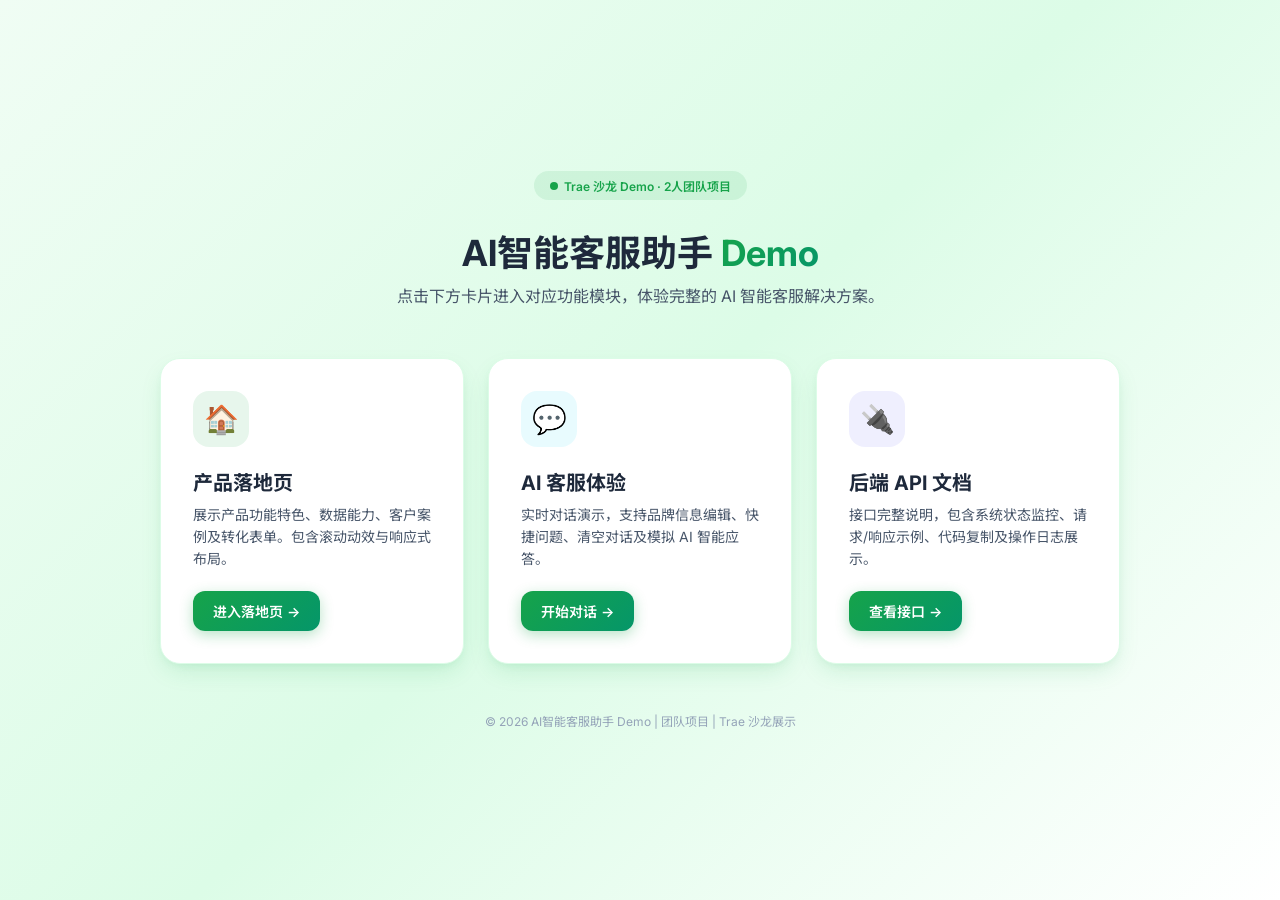
<file: index.html>
<!DOCTYPE html>
<html lang="zh-CN">
<head>
    <meta charset="UTF-8">
    <meta name="viewport" content="width=device-width, initial-scale=1.0">
    <title>AI智能客服助手 Demo — 入口</title>
    <style>
        @import url('https://fonts.googleapis.com/css2?family=Inter:wght@400;500;600;700&family=Noto+Sans+SC:wght@400;500;600;700&display=swap');

        * { margin: 0; padding: 0; box-sizing: border-box; }

        :root {
            --primary: #16a34a;
            --primary-light: #4ade80;
            --primary-dark: #15803d;
            --secondary: #059669;
            --accent: #22d3ee;
            --bg: #f0fdf4;
            --bg-card: #ffffff;
            --text-dark: #1e293b;
            --text-medium: #475569;
            --text-light: #94a3b8;
            --border: #dcfce7;
            --shadow: 0 10px 25px -5px rgba(22,163,74,0.15), 0 4px 10px -4px rgba(22,163,74,0.1);
            --shadow-hover: 0 20px 35px -5px rgba(22,163,74,0.2), 0 8px 15px -6px rgba(22,163,74,0.15);
        }

        body {
            font-family: 'Inter', 'Noto Sans SC', system-ui, sans-serif;
            background: linear-gradient(135deg, #f0fdf4 0%, #dcfce7 50%, #ffffff 100%);
            min-height: 100vh;
            display: flex;
            flex-direction: column;
            align-items: center;
            justify-content: center;
            padding: 40px 24px;
            color: var(--text-dark);
        }

        .badge {
            display: inline-flex;
            align-items: center;
            gap: 6px;
            padding: 6px 16px;
            background: rgba(22,163,74,0.1);
            border-radius: 20px;
            font-size: 12px;
            font-weight: 600;
            color: var(--primary);
            margin-bottom: 24px;
        }

        .badge i {
            width: 8px; height: 8px;
            background: var(--primary);
            border-radius: 50%;
            animation: pulse 2s ease-in-out infinite;
        }

        @keyframes pulse {
            0%,100% { opacity: 1; transform: scale(1); }
            50% { opacity: 0.5; transform: scale(1.2); }
        }

        h1 {
            font-size: 36px;
            font-weight: 700;
            text-align: center;
            margin-bottom: 8px;
        }

        h1 span {
            background: linear-gradient(135deg, var(--primary), var(--secondary));
            -webkit-background-clip: text;
            -webkit-text-fill-color: transparent;
            background-clip: text;
        }

        .subtitle {
            font-size: 16px;
            color: var(--text-medium);
            text-align: center;
            margin-bottom: 48px;
            max-width: 500px;
            line-height: 1.6;
        }

        .cards {
            display: grid;
            grid-template-columns: repeat(auto-fit, minmax(280px, 1fr));
            gap: 24px;
            max-width: 960px;
            width: 100%;
        }

        .card {
            background: var(--bg-card);
            border-radius: 20px;
            padding: 32px;
            border: 1px solid var(--border);
            box-shadow: var(--shadow);
            transition: all 0.3s ease;
            cursor: pointer;
            text-decoration: none;
            color: inherit;
            display: flex;
            flex-direction: column;
            align-items: flex-start;
            position: relative;
            overflow: hidden;
        }

        .card::before {
            content: '';
            position: absolute;
            top: 0; left: 0; right: 0; height: 4px;
            background: linear-gradient(90deg, var(--primary), var(--secondary));
            transform: scaleX(0);
            transition: transform 0.3s ease;
        }

        .card:hover {
            transform: translateY(-6px);
            box-shadow: var(--shadow-hover);
            border-color: var(--primary-light);
        }

        .card:hover::before { transform: scaleX(1); }

        .card-icon {
            width: 56px; height: 56px;
            border-radius: 16px;
            display: flex;
            align-items: center;
            justify-content: center;
            font-size: 28px;
            margin-bottom: 20px;
            transition: transform 0.2s ease;
        }

        .card:hover .card-icon { transform: scale(1.1); }

        .card-icon.green { background: rgba(22,163,74,0.1); }
        .card-icon.blue { background: rgba(34,211,238,0.1); }
        .card-icon.purple { background: rgba(99,102,241,0.1); }

        .card-title {
            font-size: 20px;
            font-weight: 700;
            margin-bottom: 8px;
            color: var(--text-dark);
        }

        .card-desc {
            font-size: 14px;
            color: var(--text-medium);
            line-height: 1.6;
            margin-bottom: 20px;
            flex: 1;
        }

        .card-btn {
            display: inline-flex;
            align-items: center;
            gap: 8px;
            padding: 10px 20px;
            background: linear-gradient(135deg, var(--primary), var(--secondary));
            color: #fff;
            border-radius: 12px;
            font-size: 14px;
            font-weight: 600;
            border: none;
            cursor: pointer;
            transition: all 0.2s ease;
            box-shadow: 0 4px 14px 0 rgba(22,163,74,0.3);
        }

        .card:hover .card-btn {
            transform: translateY(-2px);
            box-shadow: 0 6px 20px 0 rgba(22,163,74,0.4);
        }

        .footer {
            margin-top: 48px;
            text-align: center;
            font-size: 12px;
            color: var(--text-light);
        }

        @media (max-width: 640px) {
            h1 { font-size: 28px; }
            .cards { grid-template-columns: 1fr; }
        }
    </style>
</head>
<body>
    <div class="badge"><i></i>Trae 沙龙 Demo · 2人团队项目</div>
    <h1>AI智能客服助手 <span>Demo</span></h1>
    <p class="subtitle">点击下方卡片进入对应功能模块，体验完整的 AI 智能客服解决方案。</p>

    <div class="cards">
        <a class="card" href="landing/index.html">
            <div class="card-icon green">🏠</div>
            <div class="card-title">产品落地页</div>
            <div class="card-desc">展示产品功能特色、数据能力、客户案例及转化表单。包含滚动动效与响应式布局。</div>
            <div class="card-btn">进入落地页 →</div>
        </a>

        <a class="card" href="chat/index.html">
            <div class="card-icon blue">💬</div>
            <div class="card-title">AI 客服体验</div>
            <div class="card-desc">实时对话演示，支持品牌信息编辑、快捷问题、清空对话及模拟 AI 智能应答。</div>
            <div class="card-btn">开始对话 →</div>
        </a>

        <a class="card" href="backend-api/index.html">
            <div class="card-icon purple">🔌</div>
            <div class="card-title">后端 API 文档</div>
            <div class="card-desc">接口完整说明，包含系统状态监控、请求/响应示例、代码复制及操作日志展示。</div>
            <div class="card-btn">查看接口 →</div>
        </a>
    </div>

    <div class="footer">
        © 2026 AI智能客服助手 Demo | 团队项目 | Trae 沙龙展示
    </div>
</body>
</html>
</file>
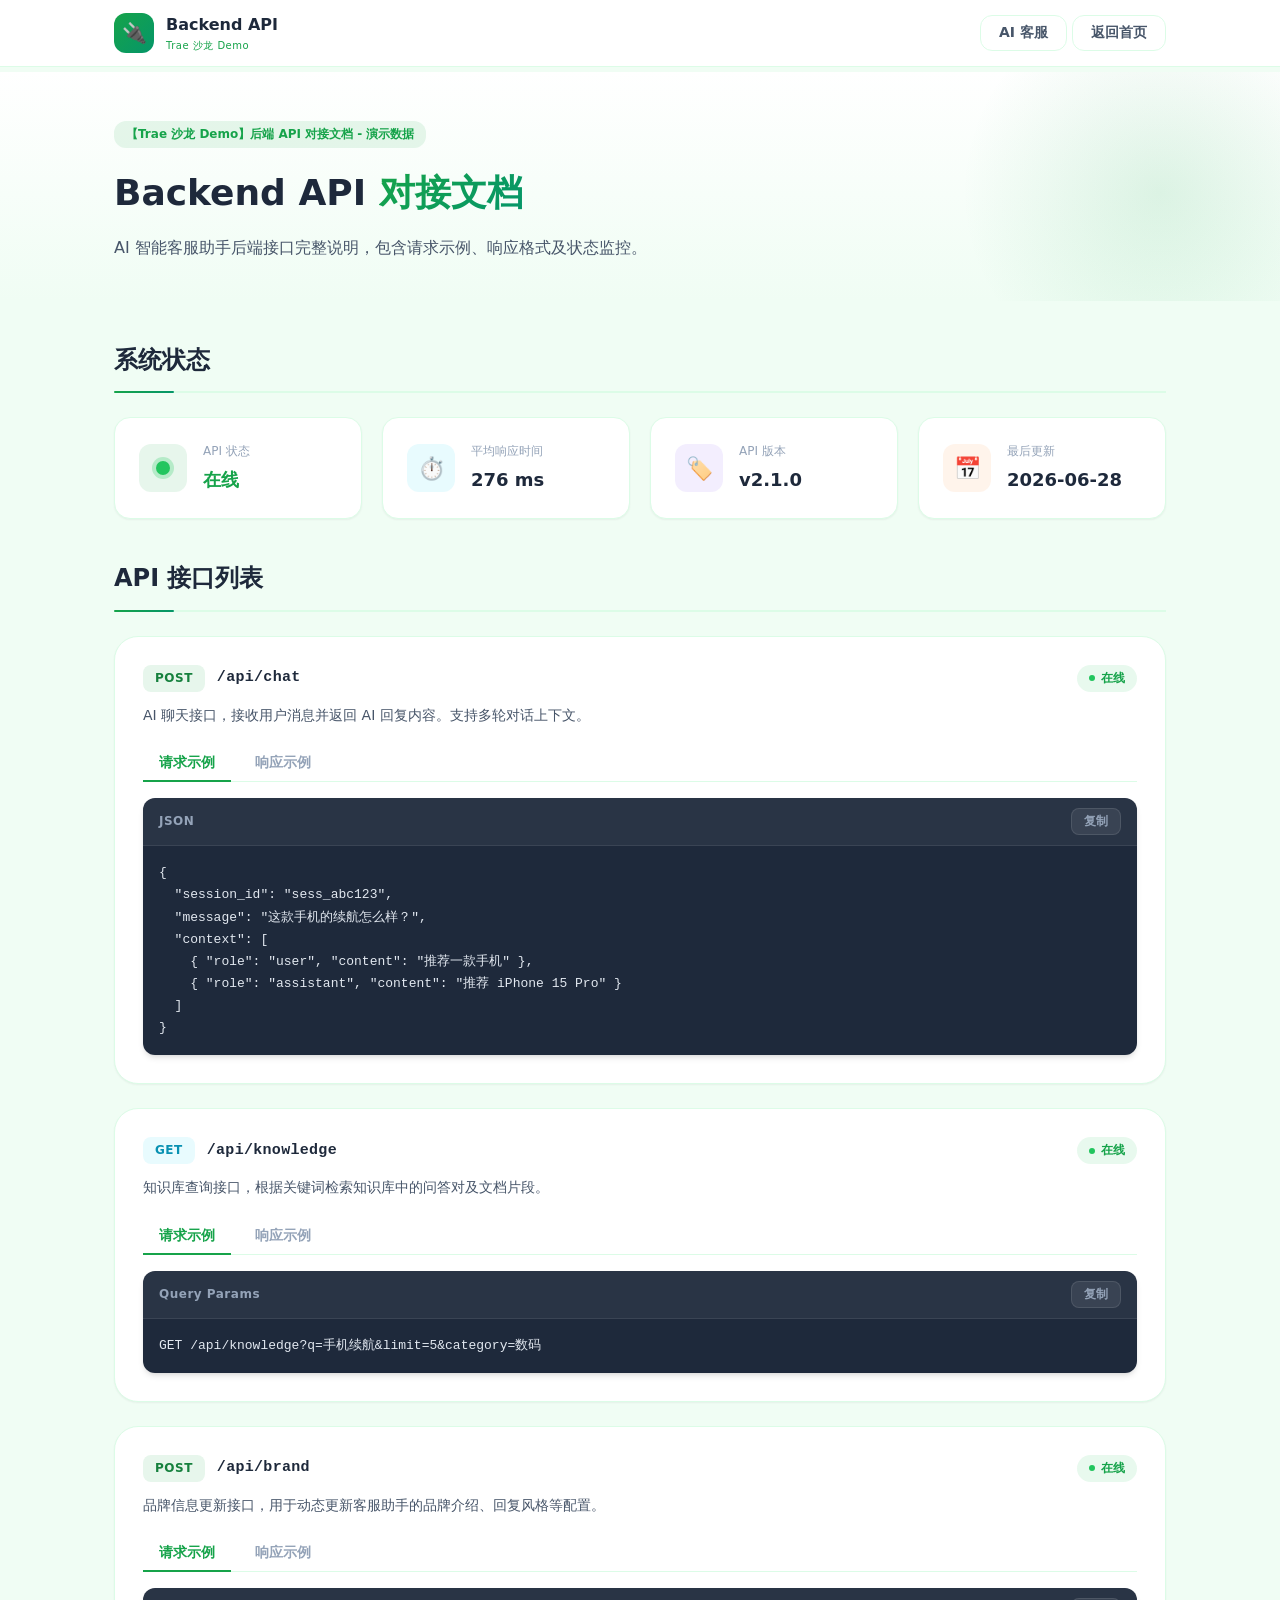
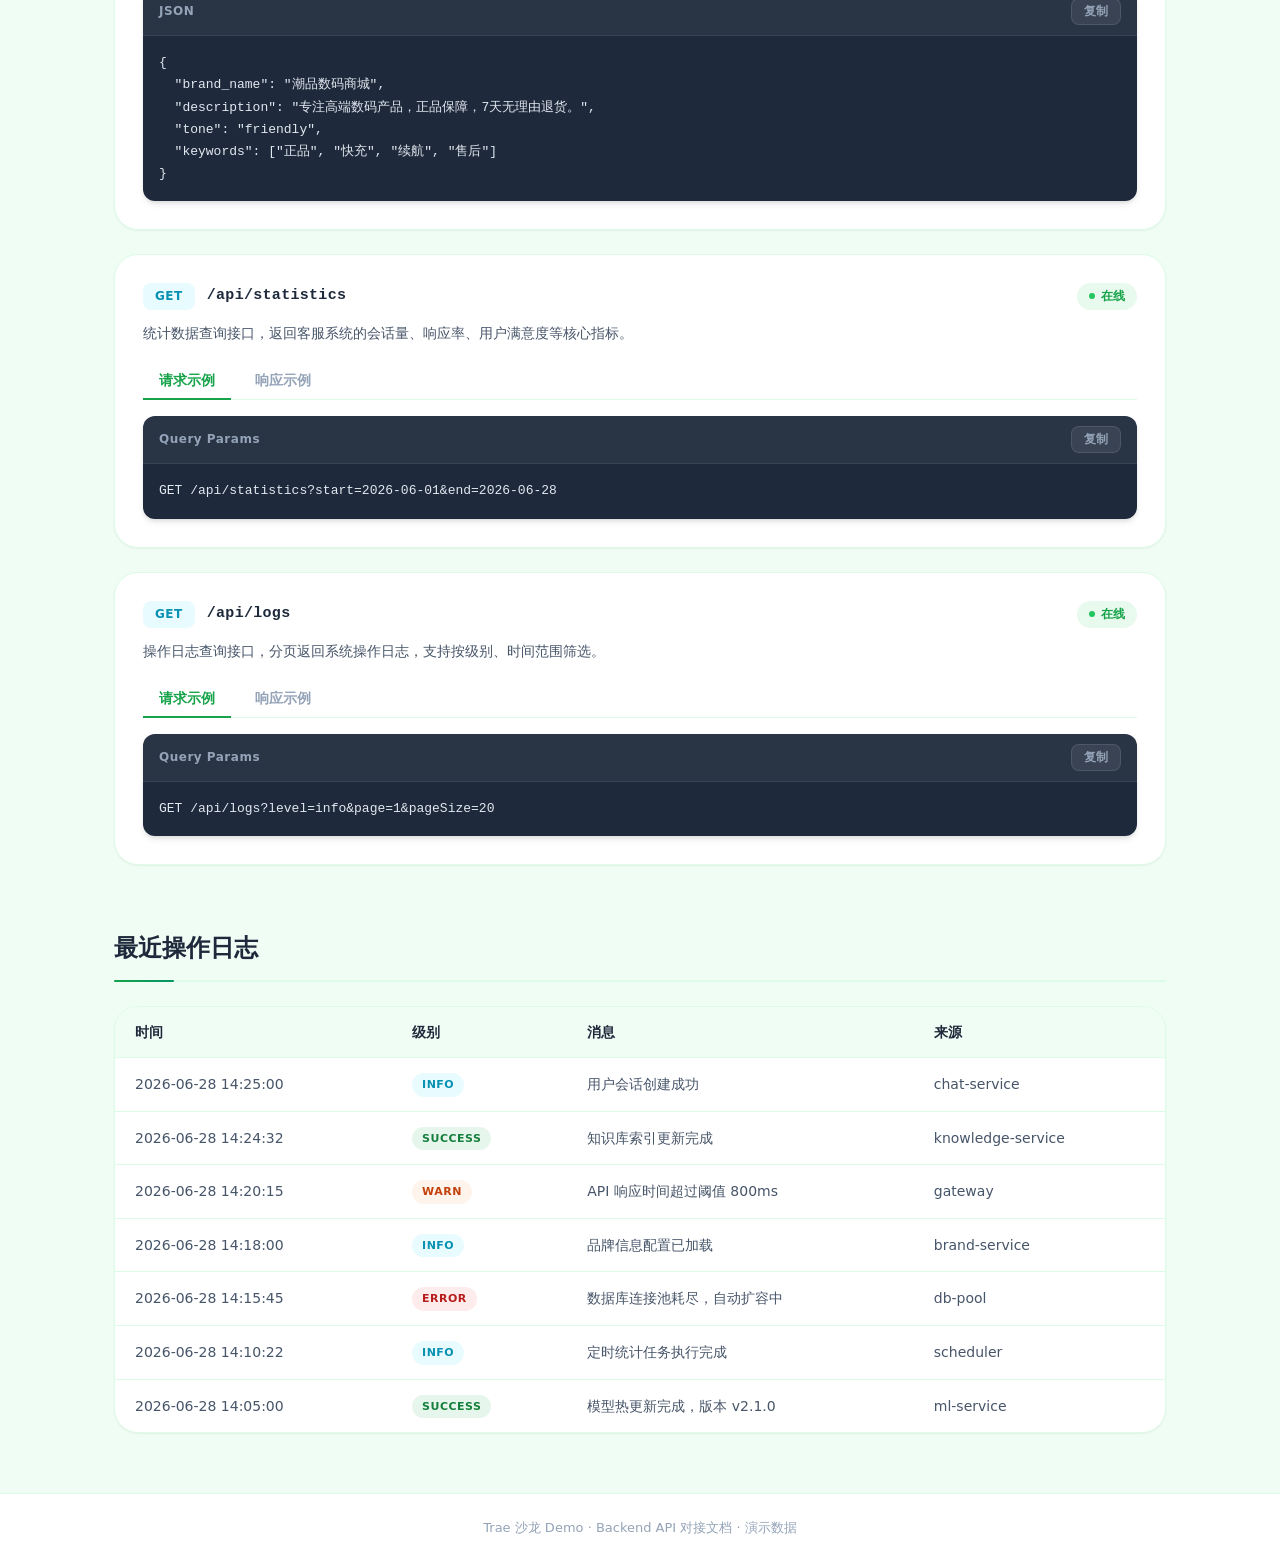
<file: backend-api/index.html>
<!DOCTYPE html>
<html lang="zh-CN">
<head>
    <meta charset="UTF-8">
    <meta name="viewport" content="width=device-width, initial-scale=1.0">
    <title>Backend API 对接文档 — Trae 沙龙 Demo</title>
    <link rel="stylesheet" href="css/style.css">
</head>
<body>
    <!-- 导航栏 -->
    <nav class="navbar">
        <div class="navbar-content">
            <a href="../landing/index.html" class="brand">
                <div class="brand-icon">🔌</div>
                <div class="brand-text">
                    <span class="brand-name">Backend API</span>
                    <span class="brand-tagline">Trae 沙龙 Demo</span>
                </div>
            </a>
            <div class="nav-actions">
                <button class="btn btn-outline" onclick="window.location.href='../chat/index.html'">AI 客服</button>
                <button class="btn btn-outline" onclick="window.location.href='../landing/index.html'">返回首页</button>
            </div>
        </div>
    </nav>

    <!-- 头部标题区域 -->
    <header class="page-header">
        <div class="container">
            <div class="header-badge">【Trae 沙龙 Demo】后端 API 对接文档 - 演示数据</div>
            <h1 class="header-title">Backend API <span>对接文档</span></h1>
            <p class="header-desc">AI 智能客服助手后端接口完整说明，包含请求示例、响应格式及状态监控。</p>
        </div>
    </header>

    <main class="container">
        <!-- 系统状态卡片区域 -->
        <section class="status-section">
            <h2 class="section-title">系统状态</h2>
            <div class="status-grid">
                <div class="status-card" id="api-status-card">
                    <div class="status-icon">
                        <span class="status-dot" id="status-dot"></span>
                    </div>
                    <div class="status-info">
                        <div class="status-label">API 状态</div>
                        <div class="status-value" id="api-status">检测中...</div>
                    </div>
                </div>
                <div class="status-card">
                    <div class="status-icon blue">⏱️</div>
                    <div class="status-info">
                        <div class="status-label">平均响应时间</div>
                        <div class="status-value" id="response-time">-- ms</div>
                    </div>
                </div>
                <div class="status-card">
                    <div class="status-icon purple">🏷️</div>
                    <div class="status-info">
                        <div class="status-label">API 版本</div>
                        <div class="status-value">v2.1.0</div>
                    </div>
                </div>
                <div class="status-card">
                    <div class="status-icon orange">📅</div>
                    <div class="status-info">
                        <div class="status-label">最后更新</div>
                        <div class="status-value">2026-06-28</div>
                    </div>
                </div>
            </div>
        </section>

        <!-- API 接口列表区域 -->
        <section class="api-section">
            <h2 class="section-title">API 接口列表</h2>

            <!-- 接口卡片 1：POST /api/chat -->
            <div class="api-card" data-api="chat">
                <div class="api-card-header">
                    <div class="api-meta">
                        <span class="api-method post">POST</span>
                        <span class="api-path">/api/chat</span>
                    </div>
                    <span class="api-status-badge online">在线</span>
                </div>
                <p class="api-desc">AI 聊天接口，接收用户消息并返回 AI 回复内容。支持多轮对话上下文。</p>
                <div class="api-tabs">
                    <button class="api-tab active" data-tab="request-chat">请求示例</button>
                    <button class="api-tab" data-tab="response-chat">响应示例</button>
                </div>
                <div class="api-tab-content active" id="request-chat">
                    <div class="code-block">
                        <div class="code-header">
                            <span>JSON</span>
                            <button class="copy-btn" data-copy="req-chat">复制</button>
                        </div>
                        <pre><code id="req-chat">{
  "session_id": "sess_abc123",
  "message": "这款手机的续航怎么样？",
  "context": [
    { "role": "user", "content": "推荐一款手机" },
    { "role": "assistant", "content": "推荐 iPhone 15 Pro" }
  ]
}</code></pre>
                    </div>
                </div>
                <div class="api-tab-content" id="response-chat">
                    <div class="code-block">
                        <div class="code-header">
                            <span>JSON</span>
                            <button class="copy-btn" data-copy="resp-chat">复制</button>
                        </div>
                        <pre><code id="resp-chat">{
  "code": 200,
  "data": {
    "reply": "iPhone 15 Pro 视频播放最长可达 23 小时，支持 20W 快充。",
    "session_id": "sess_abc123",
    "message_id": "msg_789xyz"
  }
}</code></pre>
                    </div>
                </div>
            </div>

            <!-- 接口卡片 2：GET /api/knowledge -->
            <div class="api-card" data-api="knowledge">
                <div class="api-card-header">
                    <div class="api-meta">
                        <span class="api-method get">GET</span>
                        <span class="api-path">/api/knowledge</span>
                    </div>
                    <span class="api-status-badge online">在线</span>
                </div>
                <p class="api-desc">知识库查询接口，根据关键词检索知识库中的问答对及文档片段。</p>
                <div class="api-tabs">
                    <button class="api-tab active" data-tab="request-knowledge">请求示例</button>
                    <button class="api-tab" data-tab="response-knowledge">响应示例</button>
                </div>
                <div class="api-tab-content active" id="request-knowledge">
                    <div class="code-block">
                        <div class="code-header">
                            <span>Query Params</span>
                            <button class="copy-btn" data-copy="req-knowledge">复制</button>
                        </div>
                        <pre><code id="req-knowledge">GET /api/knowledge?q=手机续航&limit=5&category=数码</code></pre>
                    </div>
                </div>
                <div class="api-tab-content" id="response-knowledge">
                    <div class="code-block">
                        <div class="code-header">
                            <span>JSON</span>
                            <button class="copy-btn" data-copy="resp-knowledge">复制</button>
                        </div>
                        <pre><code id="resp-knowledge">{
  "code": 200,
  "data": {
    "total": 12,
    "results": [
      {
        "id": "kb_001",
        "question": "iPhone 15 Pro 续航多久？",
        "answer": "视频播放最长 23 小时。",
        "score": 0.96
      }
    ]
  }
}</code></pre>
                    </div>
                </div>
            </div>

            <!-- 接口卡片 3：POST /api/brand -->
            <div class="api-card" data-api="brand">
                <div class="api-card-header">
                    <div class="api-meta">
                        <span class="api-method post">POST</span>
                        <span class="api-path">/api/brand</span>
                    </div>
                    <span class="api-status-badge online">在线</span>
                </div>
                <p class="api-desc">品牌信息更新接口，用于动态更新客服助手的品牌介绍、回复风格等配置。</p>
                <div class="api-tabs">
                    <button class="api-tab active" data-tab="request-brand">请求示例</button>
                    <button class="api-tab" data-tab="response-brand">响应示例</button>
                </div>
                <div class="api-tab-content active" id="request-brand">
                    <div class="code-block">
                        <div class="code-header">
                            <span>JSON</span>
                            <button class="copy-btn" data-copy="req-brand">复制</button>
                        </div>
                        <pre><code id="req-brand">{
  "brand_name": "潮品数码商城",
  "description": "专注高端数码产品，正品保障，7天无理由退货。",
  "tone": "friendly",
  "keywords": ["正品", "快充", "续航", "售后"]
}</code></pre>
                    </div>
                </div>
                <div class="api-tab-content" id="response-brand">
                    <div class="code-block">
                        <div class="code-header">
                            <span>JSON</span>
                            <button class="copy-btn" data-copy="resp-brand">复制</button>
                        </div>
                        <pre><code id="resp-brand">{
  "code": 200,
  "data": {
    "updated": true,
    "brand_id": "brand_001",
    "updated_at": "2026-06-28T14:30:00Z"
  }
}</code></pre>
                    </div>
                </div>
            </div>

            <!-- 接口卡片 4：GET /api/statistics -->
            <div class="api-card" data-api="statistics">
                <div class="api-card-header">
                    <div class="api-meta">
                        <span class="api-method get">GET</span>
                        <span class="api-path">/api/statistics</span>
                    </div>
                    <span class="api-status-badge online">在线</span>
                </div>
                <p class="api-desc">统计数据查询接口，返回客服系统的会话量、响应率、用户满意度等核心指标。</p>
                <div class="api-tabs">
                    <button class="api-tab active" data-tab="request-statistics">请求示例</button>
                    <button class="api-tab" data-tab="response-statistics">响应示例</button>
                </div>
                <div class="api-tab-content active" id="request-statistics">
                    <div class="code-block">
                        <div class="code-header">
                            <span>Query Params</span>
                            <button class="copy-btn" data-copy="req-statistics">复制</button>
                        </div>
                        <pre><code id="req-statistics">GET /api/statistics?start=2026-06-01&end=2026-06-28</code></pre>
                    </div>
                </div>
                <div class="api-tab-content" id="response-statistics">
                    <div class="code-block">
                        <div class="code-header">
                            <span>JSON</span>
                            <button class="copy-btn" data-copy="resp-statistics">复制</button>
                        </div>
                        <pre><code id="resp-statistics">{
  "code": 200,
  "data": {
    "sessions": 3428,
    "messages": 12856,
    "avg_response_time": 420,
    "satisfaction_rate": 0.94,
    "resolution_rate": 0.87
  }
}</code></pre>
                    </div>
                </div>
            </div>

            <!-- 接口卡片 5：GET /api/logs -->
            <div class="api-card" data-api="logs">
                <div class="api-card-header">
                    <div class="api-meta">
                        <span class="api-method get">GET</span>
                        <span class="api-path">/api/logs</span>
                    </div>
                    <span class="api-status-badge online">在线</span>
                </div>
                <p class="api-desc">操作日志查询接口，分页返回系统操作日志，支持按级别、时间范围筛选。</p>
                <div class="api-tabs">
                    <button class="api-tab active" data-tab="request-logs">请求示例</button>
                    <button class="api-tab" data-tab="response-logs">响应示例</button>
                </div>
                <div class="api-tab-content active" id="request-logs">
                    <div class="code-block">
                        <div class="code-header">
                            <span>Query Params</span>
                            <button class="copy-btn" data-copy="req-logs">复制</button>
                        </div>
                        <pre><code id="req-logs">GET /api/logs?level=info&page=1&pageSize=20</code></pre>
                    </div>
                </div>
                <div class="api-tab-content" id="response-logs">
                    <div class="code-block">
                        <div class="code-header">
                            <span>JSON</span>
                            <button class="copy-btn" data-copy="resp-logs">复制</button>
                        </div>
                        <pre><code id="resp-logs">{
  "code": 200,
  "data": {
    "total": 156,
    "page": 1,
    "pageSize": 20,
    "logs": [
      {
        "time": "2026-06-28T14:25:00Z",
        "level": "info",
        "message": "用户会话创建成功",
        "source": "chat-service"
      }
    ]
  }
}</code></pre>
                    </div>
                </div>
            </div>
        </section>

        <!-- 操作日志表格 -->
        <section class="logs-section">
            <h2 class="section-title">最近操作日志</h2>
            <div class="table-wrapper">
                <table class="logs-table">
                    <thead>
                        <tr>
                            <th>时间</th>
                            <th>级别</th>
                            <th>消息</th>
                            <th>来源</th>
                        </tr>
                    </thead>
                    <tbody id="logs-tbody">
                        <tr>
                            <td>2026-06-28 14:25:00</td>
                            <td><span class="log-badge info">INFO</span></td>
                            <td>用户会话创建成功</td>
                            <td>chat-service</td>
                        </tr>
                        <tr>
                            <td>2026-06-28 14:24:32</td>
                            <td><span class="log-badge success">SUCCESS</span></td>
                            <td>知识库索引更新完成</td>
                            <td>knowledge-service</td>
                        </tr>
                        <tr>
                            <td>2026-06-28 14:20:15</td>
                            <td><span class="log-badge warn">WARN</span></td>
                            <td>API 响应时间超过阈值 800ms</td>
                            <td>gateway</td>
                        </tr>
                        <tr>
                            <td>2026-06-28 14:18:00</td>
                            <td><span class="log-badge info">INFO</span></td>
                            <td>品牌信息配置已加载</td>
                            <td>brand-service</td>
                        </tr>
                        <tr>
                            <td>2026-06-28 14:15:45</td>
                            <td><span class="log-badge error">ERROR</span></td>
                            <td>数据库连接池耗尽，自动扩容中</td>
                            <td>db-pool</td>
                        </tr>
                        <tr>
                            <td>2026-06-28 14:10:22</td>
                            <td><span class="log-badge info">INFO</span></td>
                            <td>定时统计任务执行完成</td>
                            <td>scheduler</td>
                        </tr>
                        <tr>
                            <td>2026-06-28 14:05:00</td>
                            <td><span class="log-badge success">SUCCESS</span></td>
                            <td>模型热更新完成，版本 v2.1.0</td>
                            <td>ml-service</td>
                        </tr>
                    </tbody>
                </table>
            </div>
        </section>
    </main>

    <!-- Footer -->
    <footer class="footer">
        <div class="container">
            <p> Trae 沙龙 Demo · Backend API 对接文档 · 演示数据</p>
        </div>
    </footer>

    <script src="js/main.js"></script>
</body>
</html>
</file>
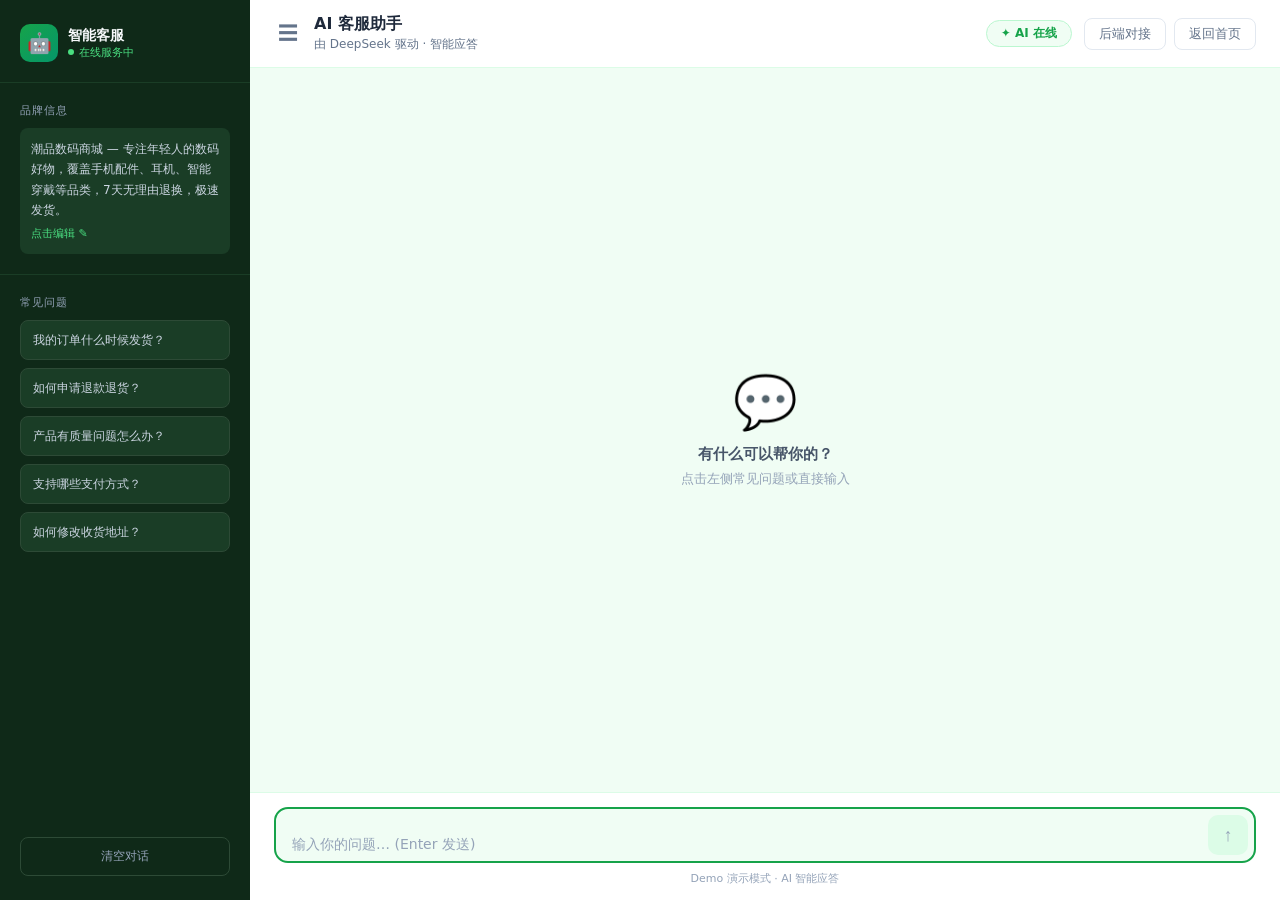
<file: chat/index.html>
<!DOCTYPE html>
<html lang="zh-CN">
<head>
<meta charset="UTF-8">
<meta name="viewport" content="width=device-width, initial-scale=1.0">
<title>AI 智能客服助手 — 潮品数码商城</title>
<link rel="stylesheet" href="css/style.css">
</head>
<body>

<div class="app">
  <!-- ========== Sidebar ========== -->
  <aside class="sidebar" id="sidebar">
    <div class="sidebar-section sidebar-divider">
      <div class="brand-row">
        <div class="brand-icon">🤖</div>
        <div>
          <div class="brand-name">智能客服</div>
          <div class="brand-status"><span class="brand-status-dot"></span>在线服务中</div>
        </div>
      </div>
    </div>

    <div class="sidebar-section sidebar-divider">
      <div class="section-label">品牌信息</div>
      <div id="brandView">
        <div class="brand-text" onclick="startEditBrand()" id="brandDisplay"></div>
      </div>
      <div class="brand-edit-area" id="brandEdit" style="display:none">
        <textarea id="brandInput"></textarea>
        <div class="brand-edit-btns">
          <button class="btn-sm btn-save" onclick="saveBrand()">保存</button>
          <button class="btn-sm btn-cancel" onclick="cancelEditBrand()">取消</button>
        </div>
      </div>
    </div>

    <div class="sidebar-section" style="flex:1;overflow-y:auto;">
      <div class="section-label">常见问题</div>
      <div id="quickBtns"></div>
    </div>

    <div class="sidebar-section" style="margin-top:12px;">
      <button class="clear-btn" onclick="clearChat()">清空对话</button>
    </div>
  </aside>

  <!-- ========== Main Chat ========== -->
  <div class="main">
    <div class="header">
      <div class="header-left">
        <button class="menu-btn" onclick="toggleSidebar()" title="切换侧边栏">☰</button>
        <div>
          <div class="header-title">AI 客服助手</div>
          <div class="header-sub">由 DeepSeek 驱动 · 智能应答</div>
        </div>
      </div>
      <div style="display:flex;align-items:center;">
        <div class="ai-badge">✦ AI 在线</div>
        <button onclick="window.location.href='../backend-api/index.html'" style="margin-left:12px;padding:6px 14px;border:1px solid #E2E8F0;border-radius:8px;background:#fff;color:#64748B;cursor:pointer;font-size:13px;">后端对接</button>
        <button onclick="window.location.href='../landing/index.html'" style="margin-left:8px;padding:6px 14px;border:1px solid #E2E8F0;border-radius:8px;background:#fff;color:#64748B;cursor:pointer;font-size:13px;">返回首页</button>
      </div>
    </div>

    <div class="messages" id="messages">
      <div class="empty-state" id="emptyState">
        <div class="icon-lg">💬</div>
        <h3>有什么可以帮你的？</h3>
        <p>点击左侧常见问题或直接输入</p>
      </div>
    </div>

    <div class="input-area">
      <div class="input-row">
        <textarea id="msgInput" rows="1" placeholder="输入你的问题… (Enter 发送)" onkeydown="handleKey(event)" oninput="autoResize(this)"></textarea>
        <button class="send-btn inactive" id="sendBtn" onclick="sendMessage()">↑</button>
      </div>
      <div class="input-hint">Demo 演示模式 · AI 智能应答</div>
    </div>
  </div>
</div>

<script src="js/main.js"></script>
</body>
</html>
</file>
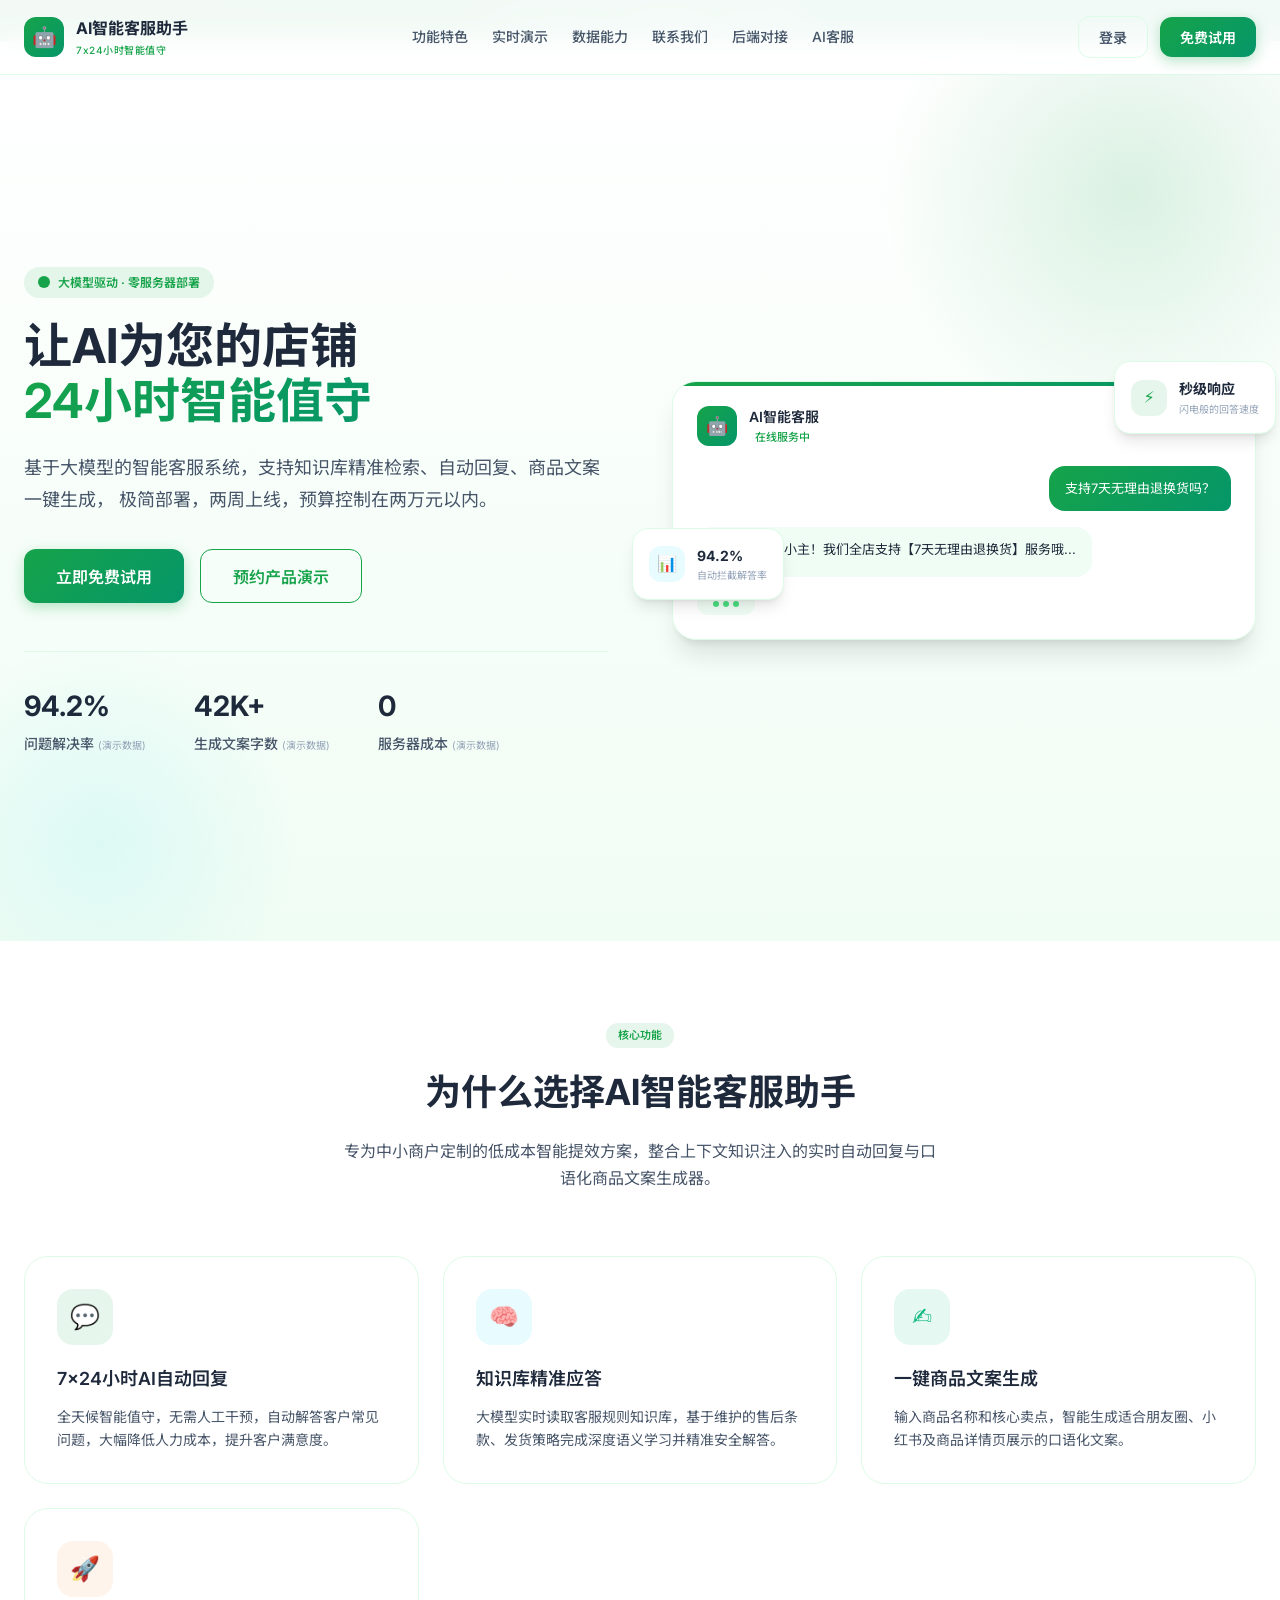
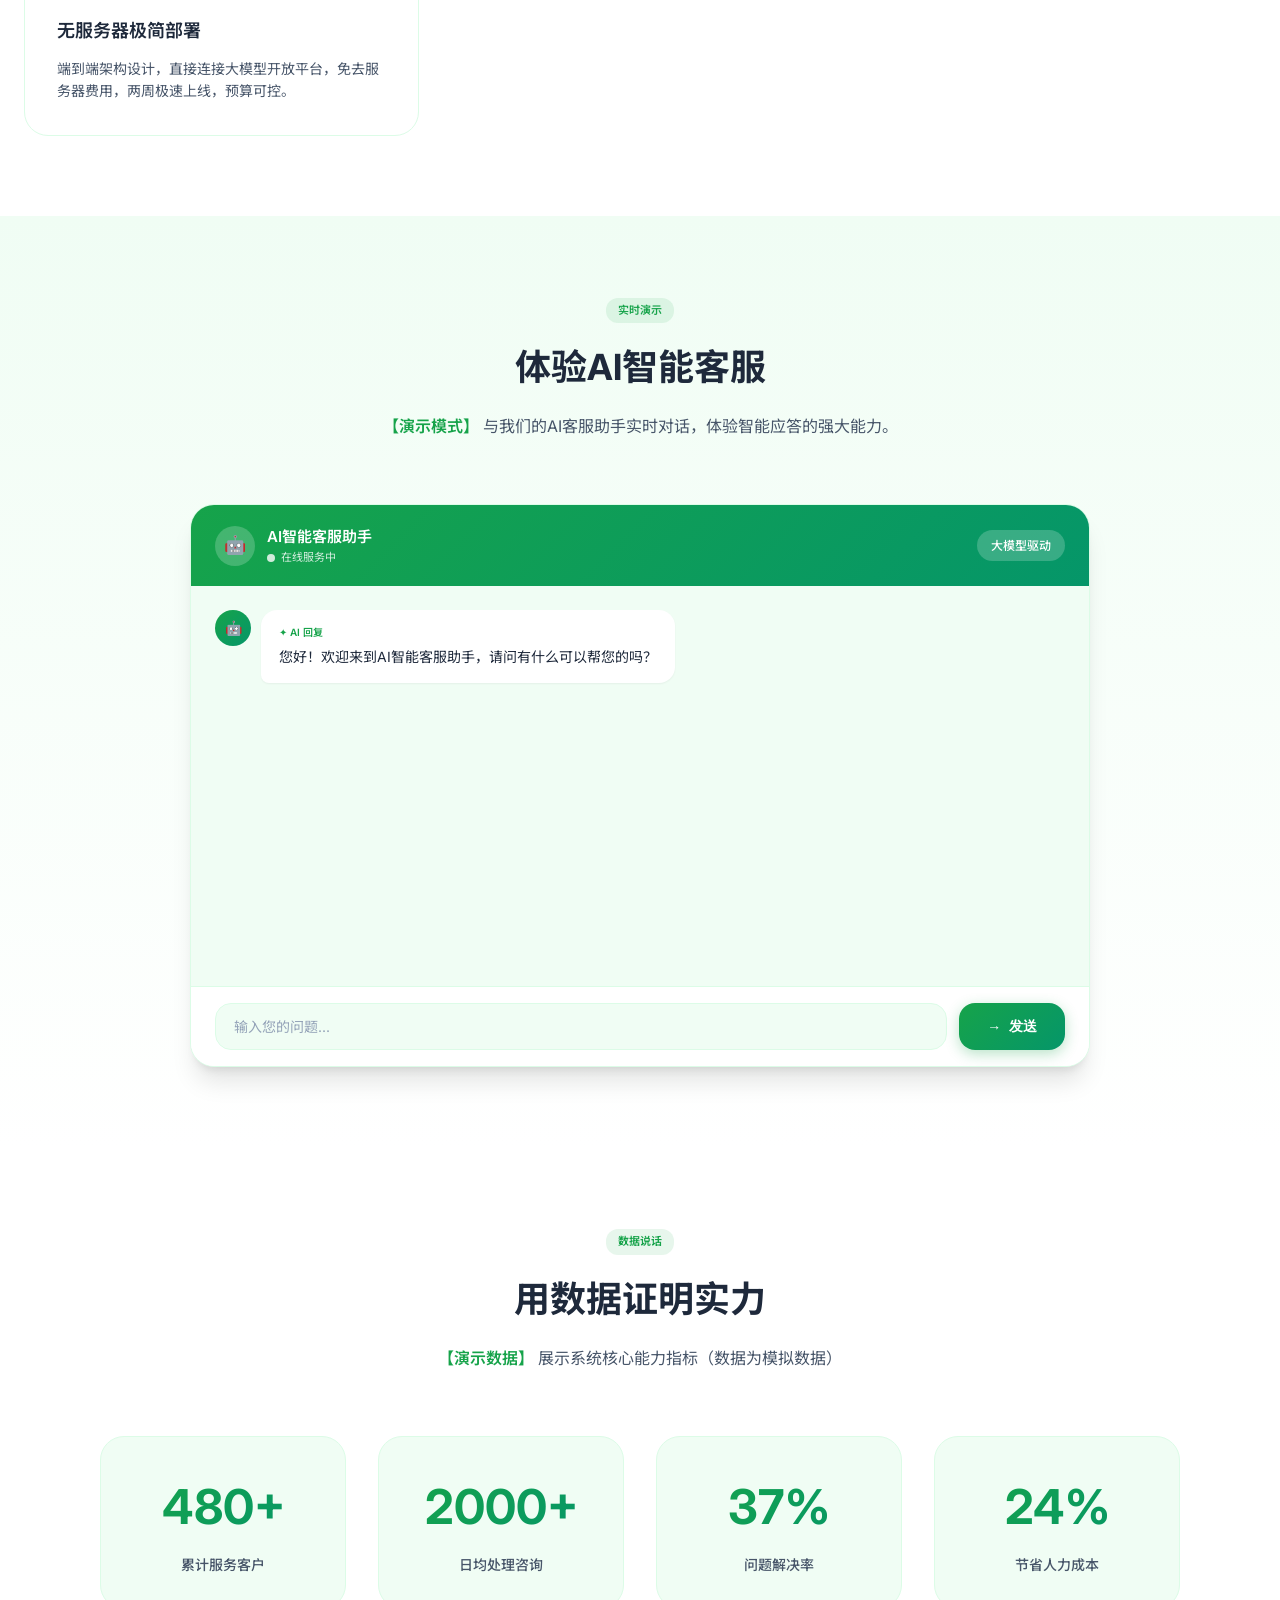
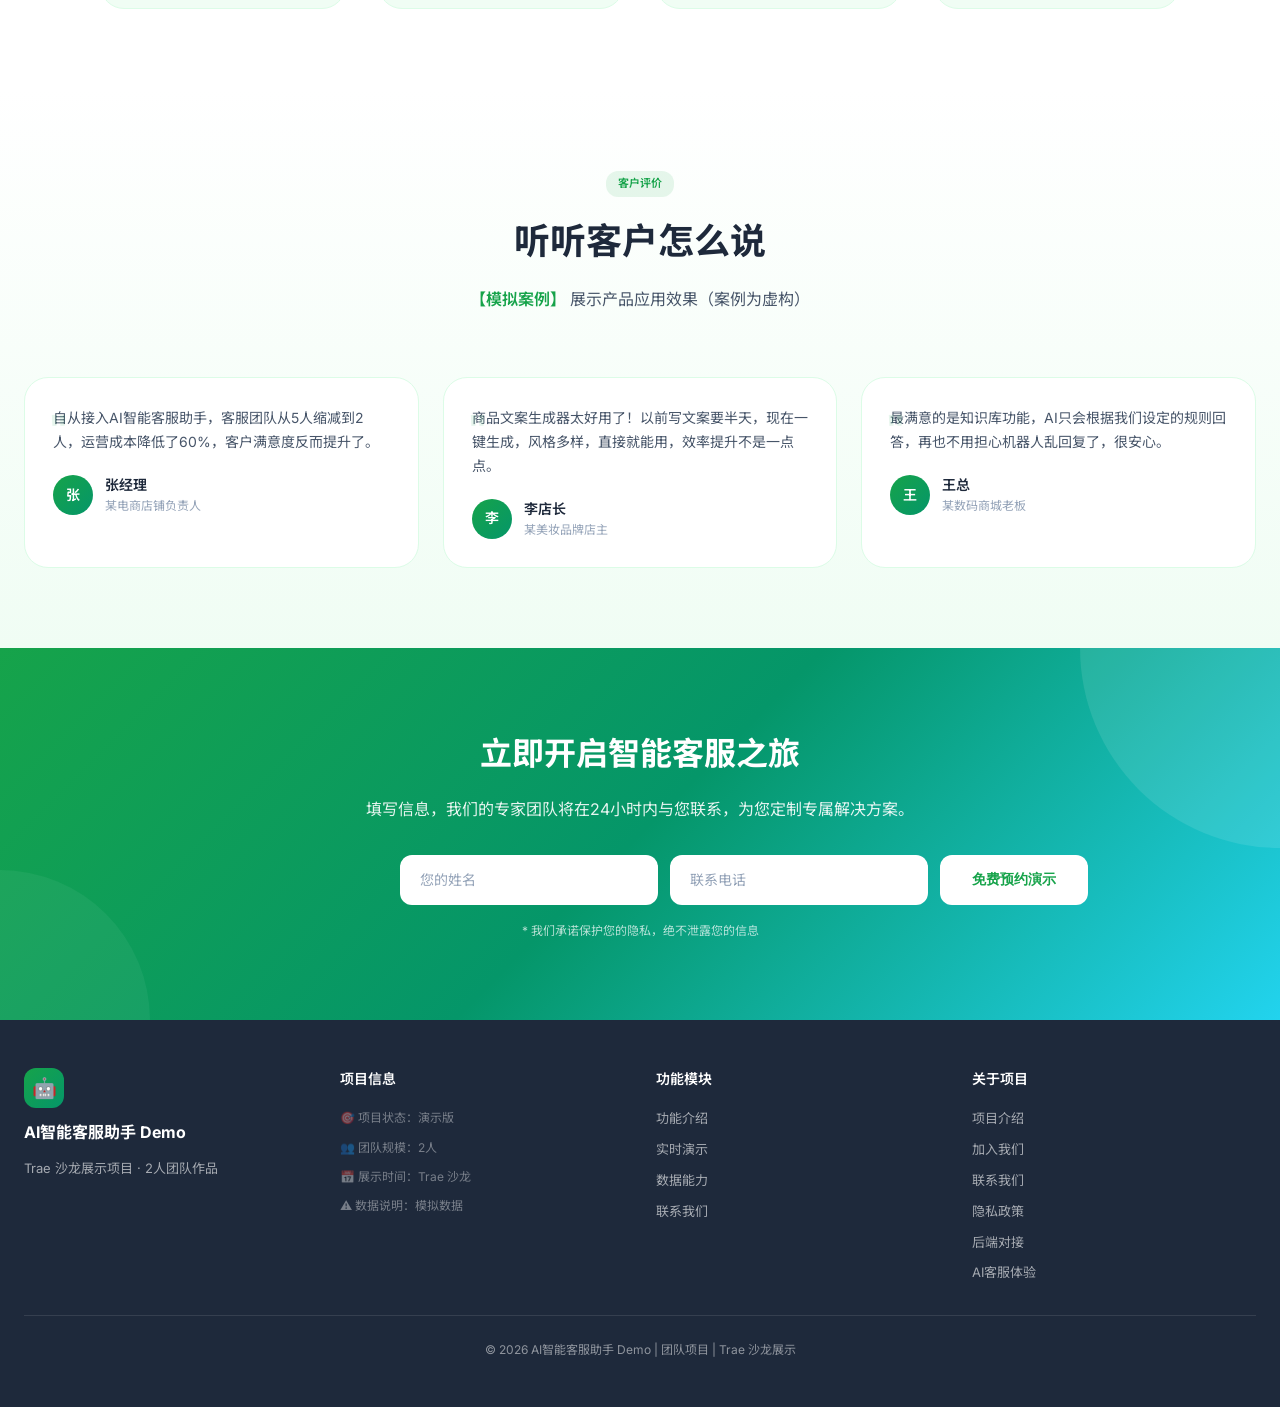
<file: landing/index.html>
<!DOCTYPE html>
<html lang="zh-CN">
<head>
    <meta charset="UTF-8">
    <meta name="viewport" content="width=device-width, initial-scale=1.0">
    <title>AI智能客服助手 Demo - Trae 沙龙展示项目</title>
    <link rel="stylesheet" href="css/style.css">
</head>
<body>
    <!-- 演示项目标识横幅 -->
    <div style="background: linear-gradient(90deg, var(--primary-color), var(--secondary-color)); padding: 10px 24px; text-align: center; color: #ffffff; font-size: 13px; font-weight: 500;">
        🎉 【Trae 沙龙 Demo】AI智能客服助手 - 团队项目展示
    </div>

    <!-- 导航栏 -->
    <nav class="navbar" id="navbar">
        <div class="navbar-content">
            <a href="#" class="brand">
                <div class="brand-icon">🤖</div>
                <div class="brand-text">
                    <span class="brand-name">AI智能客服助手</span>
                    <span class="brand-tagline">7x24小时智能值守</span>
                </div>
            </a>
            
            <ul class="nav-links">
                <li><a href="#features">功能特色</a></li>
                <li><a href="#chat">实时演示</a></li>
                <li><a href="#stats">数据能力</a></li>
                <li><a href="#contact">联系我们</a></li>
                <li><a href="../backend-api/index.html">后端对接</a></li>
                <li><a href="../chat/index.html">AI客服</a></li>
            </ul>
            
            <div class="nav-actions">
                <button class="btn btn-outline">登录</button>
                <button class="btn btn-primary" onclick="window.location.href='../chat/index.html'">免费试用</button>
                <button class="menu-toggle" id="menuToggle">☰</button>
            </div>
        </div>
    </nav>

    <!-- Hero区 -->
    <section class="hero">
        <div class="hero-content">
            <div class="hero-text">
                <div class="hero-badge">
                    <i></i>
                    <span>大模型驱动 · 零服务器部署</span>
                </div>
                <h1 class="hero-title">
                    让AI为您的店铺<br>
                    <span>24小时智能值守</span>
                </h1>
                <p class="hero-desc">
                    基于大模型的智能客服系统，支持知识库精准检索、自动回复、商品文案一键生成，
                    极简部署，两周上线，预算控制在两万元以内。
                </p>
                <div class="hero-actions">
                    <button class="btn btn-primary" onclick="window.location.href='../chat/index.html'">立即免费试用</button>
                    <button class="btn btn-secondary">预约产品演示</button>
                </div>
                <div class="hero-stats">
                    <div class="stat-item">
                        <span class="stat-value" id="stat1">94.2%</span>
                        <span class="stat-label">问题解决率 <span style="font-weight:400;color:var(--text-light);font-size:10px;">(演示数据)</span></span>
                    </div>
                    <div class="stat-item">
                        <span class="stat-value" id="stat2">42K+</span>
                        <span class="stat-label">生成文案字数 <span style="font-weight:400;color:var(--text-light);font-size:10px;">(演示数据)</span></span>
                    </div>
                    <div class="stat-item">
                        <span class="stat-value" id="stat3">0</span>
                        <span class="stat-label">服务器成本 <span style="font-weight:400;color:var(--text-light);font-size:10px;">(演示数据)</span></span>
                    </div>
                </div>
            </div>
            
            <div class="hero-visual">
                <div class="demo-card">
                    <div class="demo-header">
                        <div class="demo-avatar">🤖</div>
                        <div class="demo-info">
                            <div class="demo-title">AI智能客服</div>
                            <div class="demo-status">
                                <span class="w-2 h-2 bg-green-500 rounded-full"></span>
                                在线服务中
                            </div>
                        </div>
                    </div>
                    <div class="chat-messages">
                        <div class="chat-bubble user">支持7天无理由退换货吗？</div>
                        <div class="chat-bubble ai">
                            <div class="ai-icon">🤖</div>
                            <div class="ai-content">亲爱的小主！我们全店支持【7天无理由退换货】服务哦...</div>
                        </div>
                        <div class="typing-indicator">
                            <div class="typing-dot"></div>
                            <div class="typing-dot"></div>
                            <div class="typing-dot"></div>
                        </div>
                    </div>
                </div>
                
                <div class="floating-card card-1">
                    <div class="float-icon green">⚡</div>
                    <div class="float-text">
                        <span class="float-value">秒级响应</span>
                        <span class="float-label">闪电般的回答速度</span>
                    </div>
                </div>
                
                <div class="floating-card card-2">
                    <div class="float-icon blue">📊</div>
                    <div class="float-text">
                        <span class="float-value">94.2%</span>
                        <span class="float-label">自动拦截解答率</span>
                    </div>
                </div>
            </div>
        </div>
    </section>

    <!-- 卖点展示区 -->
    <section class="features" id="features">
        <div class="section-header">
            <div class="section-badge">核心功能</div>
            <h2 class="section-title">为什么选择AI智能客服助手</h2>
            <p class="section-desc">
                专为中小商户定制的低成本智能提效方案，整合上下文知识注入的实时自动回复与口语化商品文案生成器。
            </p>
        </div>
        
        <div class="features-grid">
            <div class="feature-card animate-on-scroll">
                <div class="feature-icon primary">💬</div>
                <h3 class="feature-title">7×24小时AI自动回复</h3>
                <p class="feature-desc">
                    全天候智能值守，无需人工干预，自动解答客户常见问题，大幅降低人力成本，提升客户满意度。
                </p>
            </div>
            
            <div class="feature-card animate-on-scroll">
                <div class="feature-icon secondary">🧠</div>
                <h3 class="feature-title">知识库精准应答</h3>
                <p class="feature-desc">
                    大模型实时读取客服规则知识库，基于维护的售后条款、发货策略完成深度语义学习并精准安全解答。
                </p>
            </div>
            
            <div class="feature-card animate-on-scroll">
                <div class="feature-icon green">✍️</div>
                <h3 class="feature-title">一键商品文案生成</h3>
                <p class="feature-desc">
                    输入商品名称和核心卖点，智能生成适合朋友圈、小红书及商品详情页展示的口语化文案。
                </p>
            </div>
            
            <div class="feature-card animate-on-scroll">
                <div class="feature-icon orange">🚀</div>
                <h3 class="feature-title">无服务器极简部署</h3>
                <p class="feature-desc">
                    端到端架构设计，直接连接大模型开放平台，免去服务器费用，两周极速上线，预算可控。
                </p>
            </div>
        </div>
    </section>

    <!-- 实时聊天演示区 -->
    <section class="chat-demo" id="chat">
        <div class="section-header">
            <div class="section-badge">实时演示</div>
            <h2 class="section-title">体验AI智能客服</h2>
            <p class="section-desc">
                <span style="color: var(--primary-color); font-weight: 600;">【演示模式】</span> 与我们的AI客服助手实时对话，体验智能应答的强大能力。
            </p>
        </div>
        
        <div class="chat-container">
            <div class="chat-header">
                <div class="chat-header-left">
                    <div class="chat-avatar">🤖</div>
                    <div>
                        <div class="chat-title">AI智能客服助手</div>
                        <div class="chat-status">
                            <span class="status-dot"></span>
                            在线服务中
                        </div>
                    </div>
                </div>
                <div class="chat-badge">大模型驱动</div>
            </div>
            
            <div class="chat-messages-area" id="chatMessages">
                <div class="message-row">
                    <div class="message-avatar ai">🤖</div>
                    <div class="message-bubble ai">
                        <div class="message-label">✦ AI 回复</div>
                        您好！欢迎来到AI智能客服助手，请问有什么可以帮您的吗？
                    </div>
                </div>
            </div>
            
            <div class="chat-input-area">
                <div class="chat-input-row">
                    <input type="text" class="chat-input" placeholder="输入您的问题..." id="chatInput">
                    <button class="chat-send-btn" id="chatSend">
                        <i>→</i>
                        发送
                    </button>
                </div>
            </div>
        </div>
    </section>

    <!-- 数据展示区 -->
    <section class="stats" id="stats">
        <div class="section-header">
            <div class="section-badge">数据说话</div>
            <h2 class="section-title">用数据证明实力</h2>
            <p class="section-desc">
                <span style="color: var(--primary-color); font-weight: 600;">【演示数据】</span> 展示系统核心能力指标（数据为模拟数据）
            </p>
        </div>
        
        <div class="stats-grid">
            <div class="stat-card animate-on-scroll">
                <div class="stat-number" id="count1">0</div>
                <div class="stat-label">累计服务客户</div>
            </div>
            <div class="stat-card animate-on-scroll">
                <div class="stat-number" id="count2">0</div>
                <div class="stat-label">日均处理咨询</div>
            </div>
            <div class="stat-card animate-on-scroll">
                <div class="stat-number" id="count3">0</div>
                <div class="stat-label">问题解决率</div>
            </div>
            <div class="stat-card animate-on-scroll">
                <div class="stat-number" id="count4">0</div>
                <div class="stat-label">节省人力成本</div>
            </div>
        </div>
    </section>

    <!-- 案例展示区 -->
    <section class="testimonials">
        <div class="section-header">
            <div class="section-badge">客户评价</div>
            <h2 class="section-title">听听客户怎么说</h2>
            <p class="section-desc">
                <span style="color: var(--primary-color); font-weight: 600;">【模拟案例】</span> 展示产品应用效果（案例为虚构）
            </p>
        </div>
        
        <div class="testimonials-grid">
            <div class="testimonial-card animate-on-scroll">
                <p class="testimonial-content">
                    自从接入AI智能客服助手，客服团队从5人缩减到2人，运营成本降低了60%，客户满意度反而提升了。
                </p>
                <div class="testimonial-author">
                    <div class="author-avatar">张</div>
                    <div class="author-info">
                        <span class="author-name">张经理</span>
                        <span class="author-title">某电商店铺负责人</span>
                    </div>
                </div>
            </div>
            
            <div class="testimonial-card animate-on-scroll">
                <p class="testimonial-content">
                    商品文案生成器太好用了！以前写文案要半天，现在一键生成，风格多样，直接就能用，效率提升不是一点点。
                </p>
                <div class="testimonial-author">
                    <div class="author-avatar">李</div>
                    <div class="author-info">
                        <span class="author-name">李店长</span>
                        <span class="author-title">某美妆品牌店主</span>
                    </div>
                </div>
            </div>
            
            <div class="testimonial-card animate-on-scroll">
                <p class="testimonial-content">
                    最满意的是知识库功能，AI只会根据我们设定的规则回答，再也不用担心机器人乱回复了，很安心。
                </p>
                <div class="testimonial-author">
                    <div class="author-avatar">王</div>
                    <div class="author-info">
                        <span class="author-name">王总</span>
                        <span class="author-title">某数码商城老板</span>
                    </div>
                </div>
            </div>
        </div>
    </section>

    <!-- 转化表单区 -->
    <section class="cta" id="contact">
        <div class="cta-content">
            <h2 class="cta-title">立即开启智能客服之旅</h2>
            <p class="cta-desc">
                填写信息，我们的专家团队将在24小时内与您联系，为您定制专属解决方案。
            </p>
            <form class="cta-form" id="ctaForm">
                <input type="text" class="form-input" placeholder="您的姓名" id="nameInput">
                <input type="tel" class="form-input" placeholder="联系电话" id="phoneInput">
                <button type="submit" class="cta-btn">免费预约演示</button>
            </form>
            <p class="cta-note">* 我们承诺保护您的隐私，绝不泄露您的信息</p>
        </div>
    </section>

    <!-- Footer -->
    <footer class="footer">
        <div class="footer-content">
            <div class="footer-brand">
                <div class="footer-brand-icon">🤖</div>
                <span class="footer-brand-text">AI智能客服助手 Demo</span>
                <p class="footer-desc">Trae 沙龙展示项目 · 2人团队作品</p>
            </div>
            
            <div class="footer-links">
                <span class="footer-links-title">项目信息</span>
                <span style="color: rgba(255,255,255,0.4); font-size:12px;">🎯 项目状态：演示版</span>
                <span style="color: rgba(255,255,255,0.4); font-size:12px;">👥 团队规模：2人</span>
                <span style="color: rgba(255,255,255,0.4); font-size:12px;">📅 展示时间：Trae 沙龙</span>
                <span style="color: rgba(255,255,255,0.4); font-size:12px;">⚠️ 数据说明：模拟数据</span>
            </div>
            
            <div class="footer-links">
                <span class="footer-links-title">功能模块</span>
                <a href="#features">功能介绍</a>
                <a href="#chat">实时演示</a>
                <a href="#stats">数据能力</a>
                <a href="#contact">联系我们</a>
            </div>
            
            <div class="footer-links">
                <span class="footer-links-title">关于项目</span>
                <a href="#">项目介绍</a>
                <a href="#">加入我们</a>
                <a href="#">联系我们</a>
                <a href="#">隐私政策</a>
                <a href="../backend-api/index.html">后端对接</a>
                <a href="../chat/index.html">AI客服体验</a>
            </div>
        </div>
        
        <div class="footer-copyright">
            © 2026 AI智能客服助手 Demo | 团队项目 | Trae 沙龙展示
        </div>
    </footer>

    <!-- Toast容器 -->
    <div id="toastContainer"></div>

    <script src="js/main.js"></script>
</body>
</html>
</file>
<file: backend-api/css/style.css>
/* ===== CSS Variables ===== */
:root {
    --primary-color: #16a34a;
    --primary-light: #4ade80;
    --primary-dark: #15803d;
    --secondary-color: #059669;
    --accent-color: #22d3ee;
    --bg-light: #f0fdf4;
    --bg-white: #ffffff;
    --text-dark: #1e293b;
    --text-medium: #475569;
    --text-light: #94a3b8;
    --border-color: #dcfce7;
    --shadow-sm: 0 1px 2px 0 rgba(0, 0, 0, 0.05);
    --shadow-md: 0 4px 6px -1px rgba(0, 0, 0, 0.1), 0 2px 4px -2px rgba(0, 0, 0, 0.1);
    --shadow-lg: 0 10px 15px -3px rgba(0, 0, 0, 0.1), 0 4px 6px -4px rgba(0, 0, 0, 0.1);
    --shadow-xl: 0 20px 25px -5px rgba(0, 0, 0, 0.1), 0 8px 10px -6px rgba(0, 0, 0, 0.1);
    --shadow-brand: 0 4px 14px 0 rgba(22, 163, 74, 0.3);
    --radius-sm: 8px;
    --radius-md: 12px;
    --radius-lg: 16px;
    --radius-xl: 24px;
    --transition-fast: 0.15s ease;
    --transition-normal: 0.3s ease;
    --code-bg: #1e293b;
    --code-text: #e2e8f0;
}

/* ===== Reset & Base ===== */
*, *::before, *::after {
    margin: 0;
    padding: 0;
    box-sizing: border-box;
}

body {
    font-family: 'PingFang SC', 'Hiragino Sans GB', 'Microsoft YaHei', system-ui, -apple-system, sans-serif;
    background-color: var(--bg-light);
    color: var(--text-dark);
    line-height: 1.6;
    overflow-x: hidden;
    padding-top: 72px;
}

.container {
    max-width: 1100px;
    margin: 0 auto;
    padding: 0 24px;
}

/* ===== Navbar ===== */
.navbar {
    position: fixed;
    top: 0;
    left: 0;
    right: 0;
    z-index: 100;
    background: rgba(255, 255, 255, 0.95);
    backdrop-filter: blur(12px);
    border-bottom: 1px solid var(--border-color);
}

.navbar-content {
    max-width: 1100px;
    margin: 0 auto;
    padding: 12px 24px;
    display: flex;
    align-items: center;
    justify-content: space-between;
}

.brand {
    display: flex;
    align-items: center;
    gap: 12px;
    text-decoration: none;
}

.brand-icon {
    width: 40px;
    height: 40px;
    border-radius: var(--radius-md);
    background: linear-gradient(135deg, var(--primary-color), var(--secondary-color));
    display: flex;
    align-items: center;
    justify-content: center;
    font-size: 20px;
    color: #fff;
}

.brand-text {
    display: flex;
    flex-direction: column;
}

.brand-name {
    font-weight: 700;
    font-size: 16px;
    color: var(--text-dark);
}

.brand-tagline {
    font-size: 10px;
    color: var(--primary-color);
    letter-spacing: 0.5px;
    font-weight: 500;
}

/* ===== Buttons ===== */
.btn {
    display: inline-flex;
    align-items: center;
    justify-content: center;
    padding: 8px 18px;
    font-size: 14px;
    font-weight: 600;
    border-radius: var(--radius-md);
    text-decoration: none;
    transition: all var(--transition-fast);
    border: none;
    cursor: pointer;
    font-family: inherit;
}

.btn-outline {
    background: transparent;
    color: var(--text-medium);
    border: 1px solid var(--border-color);
}

.btn-outline:hover {
    border-color: var(--primary-color);
    color: var(--primary-color);
}

/* ===== Page Header ===== */
.page-header {
    padding: 48px 24px 40px;
    background: linear-gradient(180deg, var(--bg-white) 0%, var(--bg-light) 100%);
    position: relative;
    overflow: hidden;
}

.page-header::before {
    content: '';
    position: absolute;
    top: -80px;
    right: -80px;
    width: 400px;
    height: 400px;
    background: radial-gradient(circle, rgba(22, 163, 74, 0.12) 0%, transparent 70%);
    border-radius: 50%;
}

.page-header .container {
    position: relative;
    z-index: 1;
}

.header-badge {
    display: inline-flex;
    align-items: center;
    gap: 6px;
    padding: 4px 12px;
    background: rgba(22, 163, 74, 0.1);
    border-radius: 12px;
    font-size: 12px;
    font-weight: 600;
    color: var(--primary-color);
    margin-bottom: 16px;
}

.header-title {
    font-size: 36px;
    font-weight: 700;
    color: var(--text-dark);
    margin-bottom: 12px;
}

.header-title span {
    background: linear-gradient(135deg, var(--primary-color), var(--secondary-color));
    -webkit-background-clip: text;
    -webkit-text-fill-color: transparent;
    background-clip: text;
}

.header-desc {
    font-size: 16px;
    color: var(--text-medium);
    max-width: 600px;
    line-height: 1.7;
}

/* ===== Section Title ===== */
.section-title {
    font-size: 24px;
    font-weight: 700;
    color: var(--text-dark);
    margin-bottom: 24px;
    padding-bottom: 12px;
    border-bottom: 2px solid var(--border-color);
    position: relative;
}

.section-title::after {
    content: '';
    position: absolute;
    bottom: -2px;
    left: 0;
    width: 60px;
    height: 2px;
    background: linear-gradient(90deg, var(--primary-color), var(--secondary-color));
    border-radius: 1px;
}

/* ===== Status Section ===== */
.status-section {
    padding: 40px 0;
}

.status-grid {
    display: grid;
    grid-template-columns: repeat(4, 1fr);
    gap: 20px;
}

.status-card {
    background: var(--bg-white);
    border: 1px solid var(--border-color);
    border-radius: var(--radius-lg);
    padding: 24px;
    display: flex;
    align-items: center;
    gap: 16px;
    transition: all var(--transition-normal);
    box-shadow: var(--shadow-sm);
}

.status-card:hover {
    transform: translateY(-2px);
    box-shadow: var(--shadow-md);
    border-color: var(--primary-light);
}

.status-icon {
    width: 48px;
    height: 48px;
    border-radius: var(--radius-md);
    background: rgba(22, 163, 74, 0.1);
    color: var(--primary-color);
    display: flex;
    align-items: center;
    justify-content: center;
    font-size: 22px;
    flex-shrink: 0;
}

.status-icon.blue {
    background: rgba(34, 211, 238, 0.1);
    color: var(--accent-color);
}

.status-icon.purple {
    background: rgba(139, 92, 246, 0.1);
    color: #8b5cf6;
}

.status-icon.orange {
    background: rgba(251, 146, 60, 0.1);
    color: #fb923c;
}

.status-dot {
    width: 14px;
    height: 14px;
    border-radius: 50%;
    background: var(--text-light);
    display: inline-block;
    transition: background var(--transition-normal);
}

.status-dot.online {
    background: #22c55e;
    box-shadow: 0 0 0 4px rgba(34, 197, 94, 0.25);
    animation: pulse-dot 2s ease-in-out infinite;
}

.status-dot.offline {
    background: #ef4444;
    box-shadow: 0 0 0 4px rgba(239, 68, 68, 0.25);
}

@keyframes pulse-dot {
    0%, 100% { box-shadow: 0 0 0 4px rgba(34, 197, 94, 0.25); }
    50% { box-shadow: 0 0 0 8px rgba(34, 197, 94, 0.1); }
}

.status-label {
    font-size: 12px;
    color: var(--text-light);
    margin-bottom: 4px;
}

.status-value {
    font-size: 18px;
    font-weight: 700;
    color: var(--text-dark);
}

/* ===== API Section ===== */
.api-section {
    padding-bottom: 40px;
}

.api-card {
    background: var(--bg-white);
    border: 1px solid var(--border-color);
    border-radius: var(--radius-xl);
    padding: 28px;
    margin-bottom: 24px;
    box-shadow: var(--shadow-sm);
    transition: all var(--transition-normal);
    position: relative;
    overflow: hidden;
}

.api-card::before {
    content: '';
    position: absolute;
    top: 0;
    left: 0;
    right: 0;
    height: 3px;
    background: linear-gradient(90deg, var(--primary-color), var(--secondary-color));
    transform: scaleX(0);
    transition: transform var(--transition-normal);
}

.api-card:hover {
    box-shadow: var(--shadow-lg);
    border-color: var(--primary-light);
}

.api-card:hover::before {
    transform: scaleX(1);
}

.api-card-header {
    display: flex;
    align-items: center;
    justify-content: space-between;
    margin-bottom: 12px;
    flex-wrap: wrap;
    gap: 10px;
}

.api-meta {
    display: flex;
    align-items: center;
    gap: 12px;
}

.api-method {
    display: inline-flex;
    align-items: center;
    justify-content: center;
    padding: 4px 12px;
    border-radius: var(--radius-sm);
    font-size: 12px;
    font-weight: 700;
    letter-spacing: 0.5px;
}

.api-method.get {
    background: rgba(34, 211, 238, 0.1);
    color: #0891b2;
}

.api-method.post {
    background: rgba(22, 163, 74, 0.1);
    color: var(--primary-dark);
}

.api-path {
    font-family: 'SF Mono', 'Fira Code', 'Consolas', monospace;
    font-size: 15px;
    font-weight: 600;
    color: var(--text-dark);
    letter-spacing: 0.3px;
}

.api-status-badge {
    display: inline-flex;
    align-items: center;
    gap: 6px;
    padding: 4px 12px;
    border-radius: 20px;
    font-size: 12px;
    font-weight: 600;
}

.api-status-badge.online {
    background: rgba(34, 197, 94, 0.1);
    color: #16a34a;
}

.api-status-badge.online::before {
    content: '';
    width: 6px;
    height: 6px;
    border-radius: 50%;
    background: #22c55e;
}

.api-status-badge.offline {
    background: rgba(239, 68, 68, 0.1);
    color: #dc2626;
}

.api-status-badge.offline::before {
    content: '';
    width: 6px;
    height: 6px;
    border-radius: 50%;
    background: #ef4444;
}

.api-desc {
    font-size: 14px;
    color: var(--text-medium);
    margin-bottom: 20px;
    line-height: 1.6;
}

/* ===== API Tabs ===== */
.api-tabs {
    display: flex;
    gap: 8px;
    margin-bottom: 16px;
    border-bottom: 1px solid var(--border-color);
    padding-bottom: 0;
}

.api-tab {
    padding: 8px 16px;
    font-size: 14px;
    font-weight: 600;
    color: var(--text-light);
    background: none;
    border: none;
    border-bottom: 2px solid transparent;
    cursor: pointer;
    transition: all var(--transition-fast);
    font-family: inherit;
    margin-bottom: -1px;
}

.api-tab:hover {
    color: var(--primary-color);
}

.api-tab.active {
    color: var(--primary-color);
    border-bottom-color: var(--primary-color);
}

.api-tab-content {
    display: none;
}

.api-tab-content.active {
    display: block;
    animation: fadeIn 0.3s ease;
}

@keyframes fadeIn {
    from { opacity: 0; transform: translateY(4px); }
    to { opacity: 1; transform: translateY(0); }
}

/* ===== Code Block ===== */
.code-block {
    background: var(--code-bg);
    border-radius: var(--radius-md);
    overflow: hidden;
    box-shadow: var(--shadow-md);
}

.code-header {
    display: flex;
    align-items: center;
    justify-content: space-between;
    padding: 10px 16px;
    background: rgba(255, 255, 255, 0.05);
    border-bottom: 1px solid rgba(255, 255, 255, 0.08);
}

.code-header span {
    font-size: 12px;
    font-weight: 600;
    color: var(--text-light);
    letter-spacing: 0.5px;
}

.copy-btn {
    padding: 4px 12px;
    font-size: 12px;
    font-weight: 600;
    color: var(--text-light);
    background: rgba(255, 255, 255, 0.08);
    border: 1px solid rgba(255, 255, 255, 0.1);
    border-radius: var(--radius-sm);
    cursor: pointer;
    transition: all var(--transition-fast);
    font-family: inherit;
}

.copy-btn:hover {
    background: rgba(255, 255, 255, 0.15);
    color: var(--code-text);
    border-color: rgba(255, 255, 255, 0.2);
}

.copy-btn.copied {
    background: rgba(22, 163, 74, 0.2);
    color: var(--primary-light);
    border-color: rgba(22, 163, 74, 0.3);
}

.code-block pre {
    padding: 16px;
    overflow-x: auto;
    margin: 0;
}

.code-block code {
    font-family: 'SF Mono', 'Fira Code', 'Consolas', 'Courier New', monospace;
    font-size: 13px;
    line-height: 1.7;
    color: var(--code-text);
    white-space: pre;
}

/* ===== Logs Section ===== */
.logs-section {
    padding-bottom: 60px;
}

.table-wrapper {
    background: var(--bg-white);
    border: 1px solid var(--border-color);
    border-radius: var(--radius-xl);
    overflow: hidden;
    box-shadow: var(--shadow-sm);
}

.logs-table {
    width: 100%;
    border-collapse: collapse;
    font-size: 14px;
}

.logs-table thead {
    background: var(--bg-light);
}

.logs-table th {
    padding: 14px 20px;
    text-align: left;
    font-weight: 600;
    color: var(--text-dark);
    border-bottom: 1px solid var(--border-color);
    white-space: nowrap;
}

.logs-table td {
    padding: 14px 20px;
    color: var(--text-medium);
    border-bottom: 1px solid var(--border-color);
}

.logs-table tbody tr:last-child td {
    border-bottom: none;
}

.logs-table tbody tr {
    transition: background var(--transition-fast);
}

.logs-table tbody tr:hover {
    background: rgba(22, 163, 74, 0.03);
}

.log-badge {
    display: inline-flex;
    align-items: center;
    justify-content: center;
    padding: 3px 10px;
    border-radius: 20px;
    font-size: 11px;
    font-weight: 700;
    letter-spacing: 0.5px;
}

.log-badge.info {
    background: rgba(34, 211, 238, 0.1);
    color: #0891b2;
}

.log-badge.success {
    background: rgba(22, 163, 74, 0.1);
    color: var(--primary-dark);
}

.log-badge.warn {
    background: rgba(251, 146, 60, 0.1);
    color: #c2410c;
}

.log-badge.error {
    background: rgba(239, 68, 68, 0.1);
    color: #b91c1c;
}

/* ===== Footer ===== */
.footer {
    background: var(--bg-white);
    border-top: 1px solid var(--border-color);
    padding: 24px;
    text-align: center;
}

.footer p {
    font-size: 13px;
    color: var(--text-light);
}

/* ===== Responsive ===== */
@media (max-width: 992px) {
    .status-grid {
        grid-template-columns: repeat(2, 1fr);
    }
}

@media (max-width: 640px) {
    body {
        padding-top: 64px;
    }

    .navbar-content {
        padding: 10px 16px;
    }

    .brand-name {
        font-size: 14px;
    }

    .brand-tagline {
        display: none;
    }

    .header-title {
        font-size: 26px;
    }

    .header-desc {
        font-size: 14px;
    }

    .status-grid {
        grid-template-columns: 1fr;
    }

    .api-card {
        padding: 20px;
    }

    .api-card-header {
        flex-direction: column;
        align-items: flex-start;
    }

    .api-tabs {
        overflow-x: auto;
        -webkit-overflow-scrolling: touch;
    }

    .logs-table {
        font-size: 13px;
    }

    .logs-table th,
    .logs-table td {
        padding: 10px 14px;
    }

    .table-wrapper {
        overflow-x: auto;
    }

    .code-block pre {
        padding: 12px;
    }

    .code-block code {
        font-size: 12px;
    }
}
</file>
<file: chat/css/style.css>
*, *::before, *::after { box-sizing: border-box; margin: 0; padding: 0; }

body {
  font-family: 'Inter', 'Noto Sans SC', 'PingFang SC', 'Microsoft YaHei', system-ui, sans-serif;
  background: #f0fdf4;
  overflow: hidden;
  height: 100vh;
}

/* ===== Layout ===== */
.app { display: flex; height: 100vh; overflow: hidden; }

/* ===== Sidebar ===== */
.sidebar {
  width: 250px; background: #0f2918; display: flex; flex-direction: column;
  padding: 24px 0; flex-shrink: 0; transition: width 0.25s ease, padding 0.25s ease;
  z-index: 10;
}
.sidebar.collapsed { width: 0; padding: 0; overflow: hidden; }

.sidebar-section { padding: 0 20px; }
.sidebar-divider { border-bottom: 1px solid #1a3d26; padding-bottom: 20px; margin-bottom: 20px; }

.brand-row { display: flex; align-items: center; gap: 10px; }
.brand-icon {
  width: 38px; height: 38px; border-radius: 10px; flex-shrink: 0;
  background: linear-gradient(135deg, #16a34a, #059669);
  display: flex; align-items: center; justify-content: center; font-size: 20px;
}
.brand-name { color: #F8FAFC; font-weight: 700; font-size: 14px; }
.brand-status { color: #4ade80; font-size: 11px; display: flex; align-items: center; gap: 5px; }
.brand-status-dot { width: 6px; height: 6px; border-radius: 50%; background: #4ade80; display: inline-block; }

.section-label { color: #94A3B8; font-size: 11px; letter-spacing: 1px; margin-bottom: 10px; text-transform: uppercase; }

.brand-text {
  color: #CBD5E1; font-size: 12px; line-height: 1.7; cursor: pointer; padding: 10px; border-radius: 8px;
  background: #1a3d26; border: 1px solid transparent; transition: border-color 0.2s;
}
.brand-text:hover { border-color: #16a34a; }
.brand-text .edit-hint { color: #4ade80; font-size: 11px; margin-top: 4px; }

.brand-edit-area textarea {
  width: 100%; height: 80px; border-radius: 8px; border: 1px solid #16a34a;
  background: #1a3d26; color: #F8FAFC; font-size: 12px; padding: 8px; resize: none;
  outline: none; font-family: inherit; line-height: 1.5;
}
.brand-edit-btns { display: flex; gap: 8px; margin-top: 8px; }
.btn-sm {
  flex: 1; padding: 6px; border-radius: 6px; border: none; font-size: 12px; cursor: pointer; font-family: inherit;
}
.btn-save { background: #16a34a; color: #fff; }
.btn-cancel { background: #334155; color: #CBD5E1; }

.quick-btn {
  width: 100%; background: #1a3d26; border: 1px solid #2d4a36; color: #CBD5E1;
  border-radius: 8px; padding: 10px 12px; font-size: 12px; text-align: left; cursor: pointer;
  line-height: 1.5; transition: all 0.2s; font-family: inherit; margin-bottom: 8px;
}
.quick-btn:hover { background: #2d4a36; border-color: #16a34a; color: #E2E8F0; }
.quick-btn:disabled { opacity: 0.5; cursor: not-allowed; }

.clear-btn {
  width: 100%; padding: 10px; border-radius: 8px; border: 1px solid #2d4a36;
  background: transparent; color: #94A3B8; font-size: 12px; cursor: pointer;
  transition: all 0.2s; font-family: inherit;
}
.clear-btn:hover { border-color: #EF4444; color: #EF4444; }

/* ===== Main Chat ===== */
.main { flex: 1; display: flex; flex-direction: column; overflow: hidden; min-width: 0; }

.header {
  background: #FFFFFF; border-bottom: 1px solid #dcfce7; padding: 14px 24px;
  display: flex; align-items: center; justify-content: space-between; flex-shrink: 0;
}
.header-left { display: flex; align-items: center; gap: 12px; }
.menu-btn { background: none; border: none; cursor: pointer; color: #64748B; font-size: 20px; padding: 4px; border-radius: 6px; }
.menu-btn:hover { color: #16a34a; }
.header-title { font-weight: 700; color: #1e293b; font-size: 16px; }
.header-sub { color: #64748B; font-size: 12px; margin-top: 1px; }
.ai-badge {
  background: #f0fdf4; border: 1px solid #bbf7d0; color: #16a34a;
  font-size: 12px; padding: 4px 14px; border-radius: 20px; font-weight: 600;
}

.messages {
  flex: 1; overflow-y: auto; padding: 24px; display: flex; flex-direction: column; gap: 16px;
  background: #f0fdf4;
}

.empty-state { text-align: center; margin: auto; color: #94A3B8; }
.empty-state .icon-lg { font-size: 52px; margin-bottom: 12px; }
.empty-state h3 { font-weight: 600; color: #475569; margin-bottom: 6px; font-size: 15px; }
.empty-state p { font-size: 13px; }

.msg-row { display: flex; gap: 10px; align-items: flex-end; }
.msg-row.user { justify-content: flex-end; }
.msg-row.assistant { justify-content: flex-start; }

.msg-avatar {
  width: 34px; height: 34px; border-radius: 10px; flex-shrink: 0;
  display: flex; align-items: center; justify-content: center; font-size: 17px;
}
.msg-avatar.ai { background: linear-gradient(135deg, #16a34a, #059669); }
.msg-avatar.user { background: #dcfce7; }

.msg-bubble {
  max-width: 65%; border-radius: 18px 18px 4px 18px; padding: 12px 16px;
  font-size: 14px; line-height: 1.65; word-break: break-word;
}
.msg-bubble.ai {
  background: #FFFFFF; color: #1e293b; border-radius: 18px 18px 18px 4px;
  box-shadow: 0 1px 4px rgba(0,0,0,0.08); border: 1px solid #dcfce7;
}
.msg-bubble.user {
  background: linear-gradient(135deg, #16a34a, #059669); color: #FFFFFF;
  box-shadow: 0 2px 12px rgba(22,163,74,0.3);
}
.msg-bubble .ai-label { font-size: 10px; color: #16a34a; margin-bottom: 6px; font-weight: 600; letter-spacing: 0.5px; }

/* Typing dots */
.typing-dots { display: flex; gap: 4px; align-items: center; height: 20px; }
.typing-dots .dot { width: 7px; height: 7px; border-radius: 50%; background: #4ade80; }
.typing-dots .dot:nth-child(1) { animation: bounce 1.2s ease-in-out 0s infinite; }
.typing-dots .dot:nth-child(2) { animation: bounce 1.2s ease-in-out 0.2s infinite; }
.typing-dots .dot:nth-child(3) { animation: bounce 1.2s ease-in-out 0.4s infinite; }

@keyframes bounce {
  0%, 60%, 100% { transform: translateY(0); opacity: 0.5; }
  30% { transform: translateY(-6px); opacity: 1; }
}

/* Input area */
.input-area { background: #FFFFFF; border-top: 1px solid #dcfce7; padding: 14px 24px; }
.input-row {
  display: flex; gap: 10px; align-items: flex-end; background: #f0fdf4;
  border-radius: 14px; border: 2px solid #dcfce7; padding: 6px 6px 6px 16px;
  transition: border-color 0.2s;
}
.input-row:focus-within { border-color: #16a34a; }

.input-row textarea {
  flex: 1; border: none; background: transparent; outline: none;
  font-size: 14px; color: #1e293b; resize: none; line-height: 1.6;
  padding-top: 8px; font-family: inherit; max-height: 100px; overflow-y: auto;
}
.input-row textarea::placeholder { color: #94A3B8; }

.send-btn {
  width: 40px; height: 40px; border-radius: 10px; border: none; flex-shrink: 0;
  font-size: 18px; display: flex; align-items: center; justify-content: center;
  cursor: pointer; transition: all 0.2s;
}
.send-btn.active { background: linear-gradient(135deg, #16a34a, #059669); color: #fff; }
.send-btn.inactive { background: #dcfce7; color: #94A3B8; cursor: not-allowed; }

.input-hint { text-align: center; color: #94A3B8; font-size: 11px; margin-top: 8px; }

/* Welcome banner */
.welcome-banner {
  background: linear-gradient(135deg, #f0fdf4, #dcfce7); border-radius: 16px;
  padding: 20px 24px; margin-bottom: 8px; display: flex; align-items: center; gap: 16px;
}
.welcome-banner .wb-icon { font-size: 40px; }
.welcome-banner .wb-text h4 { color: #15803d; font-size: 15px; margin-bottom: 4px; }
.welcome-banner .wb-text p { color: #16a34a; font-size: 13px; line-height: 1.5; }

/* Responsive */
@media (max-width: 720px) {
  .sidebar { width: 220px; }
  .sidebar.collapsed { width: 0; }
  .msg-bubble { max-width: 85%; }
  .header { padding: 12px 16px; }
  .messages { padding: 16px; }
  .input-area { padding: 12px 16px; }
}
</file>
<file: landing/css/style.css>
@import url('https://fonts.googleapis.com/css2?family=Inter:wght@400;500;600;700&family=Noto+Sans+SC:wght@400;500;600;700&display=swap');

        * {
            margin: 0;
            padding: 0;
            box-sizing: border-box;
        }

        :root {
            --primary-color: #16a34a;
            --primary-light: #4ade80;
            --primary-dark: #15803d;
            --secondary-color: #059669;
            --accent-color: #22d3ee;
            --bg-light: #f0fdf4;
            --bg-white: #ffffff;
            --text-dark: #1e293b;
            --text-medium: #475569;
            --text-light: #94a3b8;
            --border-color: #dcfce7;
            --shadow-sm: 0 1px 2px 0 rgba(0, 0, 0, 0.05);
            --shadow-md: 0 4px 6px -1px rgba(0, 0, 0, 0.1), 0 2px 4px -2px rgba(0, 0, 0, 0.1);
            --shadow-lg: 0 10px 15px -3px rgba(0, 0, 0, 0.1), 0 4px 6px -4px rgba(0, 0, 0, 0.1);
            --shadow-xl: 0 20px 25px -5px rgba(0, 0, 0, 0.1), 0 8px 10px -6px rgba(0, 0, 0, 0.1);
            --shadow-brand: 0 4px 14px 0 rgba(22, 163, 74, 0.3);
            --radius-sm: 8px;
            --radius-md: 12px;
            --radius-lg: 16px;
            --radius-xl: 24px;
            --radius-2xl: 32px;
            --transition-fast: 0.15s ease;
            --transition-normal: 0.3s ease;
            --transition-slow: 0.5s ease;
        }

        body {
            font-family: 'Inter', 'Noto Sans SC', system-ui, -apple-system, sans-serif;
            background-color: var(--bg-light);
            color: var(--text-dark);
            line-height: 1.6;
            overflow-x: hidden;
        }

        /* 导航栏 */
        .navbar {
            position: fixed;
            top: 0;
            left: 0;
            right: 0;
            z-index: 100;
            background: rgba(255, 255, 255, 0.95);
            backdrop-filter: blur(12px);
            border-bottom: 1px solid var(--border-color);
            transition: all var(--transition-normal);
        }

        .navbar.scrolled {
            height: 64px;
            box-shadow: var(--shadow-md);
        }

        .navbar-content {
            max-width: 1280px;
            margin: 0 auto;
            padding: 16px 24px;
            display: flex;
            align-items: center;
            justify-content: space-between;
            transition: padding var(--transition-normal);
        }

        .navbar.scrolled .navbar-content {
            padding: 8px 24px;
        }

        .brand {
            display: flex;
            align-items: center;
            gap: 12px;
            text-decoration: none;
        }

        .brand-icon {
            width: 40px;
            height: 40px;
            border-radius: var(--radius-md);
            background: linear-gradient(135deg, var(--primary-color), var(--secondary-color));
            display: flex;
            align-items: center;
            justify-content: center;
            font-size: 20px;
            transition: transform var(--transition-fast);
        }

        .brand:hover .brand-icon {
            transform: scale(1.05);
        }

        .brand-text {
            display: flex;
            flex-direction: column;
        }

        .brand-name {
            font-weight: 700;
            font-size: 16px;
            color: var(--text-dark);
        }

        .brand-tagline {
            font-size: 10px;
            color: var(--primary-color);
            letter-spacing: 0.5px;
            font-weight: 500;
        }

        .nav-links {
            display: flex;
            align-items: center;
            gap: 24px;
            list-style: none;
        }

        .nav-links a {
            text-decoration: none;
            font-size: 14px;
            font-weight: 500;
            color: var(--text-medium);
            position: relative;
            transition: color var(--transition-fast);
        }

        .nav-links a:hover {
            color: var(--primary-color);
        }

        .nav-links a::after {
            content: '';
            position: absolute;
            bottom: -4px;
            left: 0;
            width: 0;
            height: 2px;
            background: linear-gradient(90deg, var(--primary-color), var(--secondary-color));
            border-radius: 1px;
            transition: width var(--transition-normal);
        }

        .nav-links a:hover::after {
            width: 100%;
        }

        .nav-actions {
            display: flex;
            align-items: center;
            gap: 12px;
        }

        .btn {
            display: inline-flex;
            align-items: center;
            justify-content: center;
            padding: 10px 20px;
            font-size: 14px;
            font-weight: 600;
            border-radius: var(--radius-md);
            text-decoration: none;
            transition: all var(--transition-fast);
            border: none;
            cursor: pointer;
            font-family: inherit;
        }

        .btn-primary {
            background: linear-gradient(135deg, var(--primary-color), var(--secondary-color));
            color: #ffffff;
            box-shadow: var(--shadow-brand);
        }

        .btn-primary:hover {
            transform: translateY(-2px);
            box-shadow: 0 6px 20px 0 rgba(22, 163, 74, 0.4);
        }

        .btn-primary:active {
            transform: translateY(0);
        }

        .btn-secondary {
            background: transparent;
            color: var(--primary-color);
            border: 1px solid var(--primary-color);
        }

        .btn-secondary:hover {
            background: var(--primary-color);
            color: #ffffff;
        }

        .btn-outline {
            background: transparent;
            color: var(--text-medium);
            border: 1px solid var(--border-color);
        }

        .btn-outline:hover {
            border-color: var(--primary-color);
            color: var(--primary-color);
        }

        .menu-toggle {
            display: none;
            background: none;
            border: none;
            font-size: 20px;
            color: var(--text-medium);
            cursor: pointer;
            padding: 8px;
        }

        /* Hero区 */
        .hero {
            min-height: 100vh;
            display: flex;
            align-items: center;
            justify-content: center;
            padding: 120px 24px 80px;
            background: linear-gradient(180deg, var(--bg-white) 0%, var(--bg-light) 100%);
            position: relative;
            overflow: hidden;
        }

        .hero::before {
            content: '';
            position: absolute;
            top: -100px;
            right: -100px;
            width: 500px;
            height: 500px;
            background: radial-gradient(circle, rgba(22, 163, 74, 0.15) 0%, transparent 70%);
            border-radius: 50%;
        }

        .hero::after {
            content: '';
            position: absolute;
            bottom: -100px;
            left: -100px;
            width: 400px;
            height: 400px;
            background: radial-gradient(circle, rgba(34, 211, 238, 0.1) 0%, transparent 70%);
            border-radius: 50%;
        }

        .hero-content {
            max-width: 1280px;
            width: 100%;
            margin: 0 auto;
            display: grid;
            grid-template-columns: 1fr 1fr;
            gap: 64px;
            align-items: center;
            position: relative;
            z-index: 1;
        }

        .hero-text {
            animation: fadeInUp 0.8s ease;
        }

        .hero-badge {
            display: inline-flex;
            align-items: center;
            gap: 8px;
            padding: 6px 14px;
            background: rgba(22, 163, 74, 0.1);
            border-radius: 20px;
            font-size: 12px;
            font-weight: 600;
            color: var(--primary-color);
            margin-bottom: 20px;
        }

        .hero-badge i {
            width: 12px;
            height: 12px;
            background: var(--primary-color);
            border-radius: 50%;
            animation: pulse 2s ease-in-out infinite;
        }

        .hero-title {
            font-size: 48px;
            font-weight: 700;
            line-height: 1.15;
            color: var(--text-dark);
            margin-bottom: 24px;
        }

        .hero-title span {
            background: linear-gradient(135deg, var(--primary-color), var(--secondary-color));
            -webkit-background-clip: text;
            -webkit-text-fill-color: transparent;
            background-clip: text;
        }

        .hero-desc {
            font-size: 18px;
            color: var(--text-medium);
            line-height: 1.8;
            margin-bottom: 32px;
        }

        .hero-actions {
            display: flex;
            gap: 16px;
            flex-wrap: wrap;
        }

        .hero-actions .btn-primary {
            padding: 14px 32px;
            font-size: 16px;
        }

        .hero-actions .btn-secondary {
            padding: 14px 32px;
            font-size: 16px;
        }

        .hero-stats {
            display: flex;
            gap: 48px;
            margin-top: 48px;
            padding-top: 32px;
            border-top: 1px solid var(--border-color);
        }

        .stat-item {
            display: flex;
            flex-direction: column;
            gap: 4px;
        }

        .stat-value {
            font-size: 28px;
            font-weight: 700;
            color: var(--text-dark);
        }

        .stat-label {
            font-size: 13px;
            color: var(--text-light);
        }

        .hero-visual {
            position: relative;
            animation: fadeInUp 0.8s ease 0.2s both;
        }

        .demo-card {
            background: var(--bg-white);
            border-radius: var(--radius-xl);
            box-shadow: var(--shadow-xl);
            padding: 24px;
            position: relative;
            overflow: hidden;
            border: 1px solid var(--border-color);
        }

        .demo-card::before {
            content: '';
            position: absolute;
            top: 0;
            left: 0;
            right: 0;
            height: 4px;
            background: linear-gradient(90deg, var(--primary-color), var(--secondary-color));
        }

        .demo-header {
            display: flex;
            align-items: center;
            gap: 12px;
            margin-bottom: 20px;
        }

        .demo-avatar {
            width: 40px;
            height: 40px;
            border-radius: var(--radius-md);
            background: linear-gradient(135deg, var(--primary-color), var(--secondary-color));
            display: flex;
            align-items: center;
            justify-content: center;
            font-size: 18px;
        }

        .demo-info {
            flex: 1;
        }

        .demo-title {
            font-weight: 600;
            font-size: 14px;
            color: var(--text-dark);
        }

        .demo-status {
            display: flex;
            align-items: center;
            gap: 6px;
            font-size: 11px;
            color: var(--primary-color);
            font-weight: 500;
        }

        .chat-messages {
            display: flex;
            flex-direction: column;
            gap: 16px;
        }

        .chat-bubble {
            max-width: 85%;
            padding: 12px 16px;
            border-radius: var(--radius-lg);
            font-size: 13px;
            line-height: 1.6;
        }

        .chat-bubble.user {
            align-self: flex-end;
            background: linear-gradient(135deg, var(--primary-color), var(--secondary-color));
            color: #ffffff;
            border-radius: var(--radius-lg) var(--radius-lg) var(--radius-sm) var(--radius-lg);
        }

        .chat-bubble.ai {
            align-self: flex-start;
            background: var(--bg-light);
            color: var(--text-dark);
            border-radius: var(--radius-lg) var(--radius-lg) var(--radius-lg) var(--radius-sm);
            display: flex;
            gap: 8px;
        }

        .chat-bubble.ai .ai-icon {
            width: 24px;
            height: 24px;
            border-radius: 50%;
            background: linear-gradient(135deg, var(--primary-color), var(--secondary-color));
            display: flex;
            align-items: center;
            justify-content: center;
            font-size: 10px;
            flex-shrink: 0;
            margin-top: 2px;
        }

        .chat-bubble.ai .ai-content {
            flex: 1;
        }

        .typing-indicator {
            display: flex;
            gap: 4px;
            padding: 8px 16px;
            background: var(--bg-light);
            border-radius: var(--radius-lg);
            width: fit-content;
        }

        .typing-dot {
            width: 6px;
            height: 6px;
            background: var(--primary-light);
            border-radius: 50%;
            animation: typing 1.4s ease-in-out infinite;
        }

        .typing-dot:nth-child(1) { animation-delay: 0s; }
        .typing-dot:nth-child(2) { animation-delay: 0.2s; }
        .typing-dot:nth-child(3) { animation-delay: 0.4s; }

        .floating-card {
            position: absolute;
            background: var(--bg-white);
            border-radius: var(--radius-lg);
            box-shadow: var(--shadow-lg);
            padding: 16px;
            display: flex;
            align-items: center;
            gap: 12px;
            animation: float 3s ease-in-out infinite;
            border: 1px solid var(--border-color);
        }

        .floating-card.card-1 {
            top: -20px;
            right: -20px;
            animation-delay: 0s;
        }

        .floating-card.card-2 {
            bottom: 40px;
            left: -40px;
            animation-delay: 1.5s;
        }

        .float-icon {
            width: 36px;
            height: 36px;
            border-radius: var(--radius-md);
            display: flex;
            align-items: center;
            justify-content: center;
            font-size: 16px;
        }

        .float-icon.green {
            background: rgba(22, 163, 74, 0.1);
            color: var(--primary-color);
        }

        .float-icon.blue {
            background: rgba(34, 211, 238, 0.1);
            color: var(--accent-color);
        }

        .float-text {
            display: flex;
            flex-direction: column;
        }

        .float-value {
            font-weight: 700;
            font-size: 14px;
            color: var(--text-dark);
        }

        .float-label {
            font-size: 10px;
            color: var(--text-light);
        }

        /* 卖点展示区 */
        .features {
            padding: 80px 24px;
            background: var(--bg-white);
        }

        .section-header {
            text-align: center;
            max-width: 600px;
            margin: 0 auto 64px;
        }

        .section-badge {
            display: inline-flex;
            align-items: center;
            gap: 6px;
            padding: 4px 12px;
            background: rgba(22, 163, 74, 0.1);
            border-radius: 12px;
            font-size: 11px;
            font-weight: 600;
            color: var(--primary-color);
            margin-bottom: 16px;
        }

        .section-title {
            font-size: 36px;
            font-weight: 700;
            color: var(--text-dark);
            margin-bottom: 16px;
        }

        .section-desc {
            font-size: 16px;
            color: var(--text-medium);
            line-height: 1.7;
        }

        .features-grid {
            display: grid;
            grid-template-columns: repeat(auto-fit, minmax(320px, 1fr));
            gap: 24px;
            max-width: 1280px;
            margin: 0 auto;
        }

        .feature-card {
            background: var(--bg-white);
            border: 1px solid var(--border-color);
            border-radius: var(--radius-xl);
            padding: 32px;
            transition: all var(--transition-normal);
            position: relative;
            overflow: hidden;
        }

        .feature-card::before {
            content: '';
            position: absolute;
            top: 0;
            left: 0;
            right: 0;
            height: 3px;
            background: linear-gradient(90deg, var(--primary-color), var(--secondary-color));
            transform: scaleX(0);
            transition: transform var(--transition-normal);
        }

        .feature-card:hover {
            transform: translateY(-4px);
            box-shadow: var(--shadow-xl);
            border-color: var(--primary-light);
        }

        .feature-card:hover::before {
            transform: scaleX(1);
        }

        .feature-icon {
            width: 56px;
            height: 56px;
            border-radius: var(--radius-lg);
            display: flex;
            align-items: center;
            justify-content: center;
            font-size: 24px;
            margin-bottom: 20px;
            transition: transform var(--transition-fast);
        }

        .feature-card:hover .feature-icon {
            transform: scale(1.1);
        }

        .feature-icon.primary {
            background: rgba(22, 163, 74, 0.1);
            color: var(--primary-color);
        }

        .feature-icon.secondary {
            background: rgba(34, 211, 238, 0.1);
            color: var(--accent-color);
        }

        .feature-icon.green {
            background: rgba(16, 185, 129, 0.1);
            color: #10b981;
        }

        .feature-icon.orange {
            background: rgba(251, 146, 60, 0.1);
            color: #fb923c;
        }

        .feature-title {
            font-size: 18px;
            font-weight: 600;
            color: var(--text-dark);
            margin-bottom: 12px;
        }

        .feature-desc {
            font-size: 14px;
            color: var(--text-medium);
            line-height: 1.6;
        }

        /* 实时聊天演示区 */
        .chat-demo {
            padding: 80px 24px;
            background: linear-gradient(180deg, var(--bg-light) 0%, var(--bg-white) 100%);
        }

        .chat-container {
            max-width: 900px;
            margin: 0 auto;
            background: var(--bg-white);
            border-radius: var(--radius-xl);
            box-shadow: var(--shadow-xl);
            overflow: hidden;
            border: 1px solid var(--border-color);
        }

        .chat-header {
            padding: 20px 24px;
            background: linear-gradient(135deg, var(--primary-color), var(--secondary-color));
            color: #ffffff;
            display: flex;
            align-items: center;
            justify-content: space-between;
        }

        .chat-header-left {
            display: flex;
            align-items: center;
            gap: 12px;
        }

        .chat-avatar {
            width: 40px;
            height: 40px;
            border-radius: 50%;
            background: rgba(255, 255, 255, 0.2);
            display: flex;
            align-items: center;
            justify-content: center;
            font-size: 18px;
        }

        .chat-title {
            font-weight: 600;
            font-size: 15px;
        }

        .chat-status {
            display: flex;
            align-items: center;
            gap: 6px;
            font-size: 11px;
            opacity: 0.8;
        }

        .status-dot {
            width: 8px;
            height: 8px;
            background: #ffffff;
            border-radius: 50%;
            animation: pulse 2s ease-in-out infinite;
        }

        .chat-badge {
            background: rgba(255, 255, 255, 0.2);
            padding: 6px 14px;
            border-radius: 20px;
            font-size: 12px;
            font-weight: 500;
        }

        .chat-messages-area {
            padding: 24px;
            height: 400px;
            overflow-y: auto;
            display: flex;
            flex-direction: column;
            gap: 16px;
            background: var(--bg-light);
        }

        .message-row {
            display: flex;
            gap: 10px;
        }

        .message-row.user {
            justify-content: flex-end;
        }

        .message-avatar {
            width: 36px;
            height: 36px;
            border-radius: 50%;
            display: flex;
            align-items: center;
            justify-content: center;
            font-size: 14px;
            flex-shrink: 0;
        }

        .message-avatar.ai {
            background: linear-gradient(135deg, var(--primary-color), var(--secondary-color));
            color: #ffffff;
        }

        .message-avatar.user {
            background: var(--text-light);
            color: #ffffff;
        }

        .message-bubble {
            max-width: 70%;
            padding: 14px 18px;
            border-radius: var(--radius-lg);
            font-size: 14px;
            line-height: 1.6;
        }

        .message-bubble.ai {
            background: var(--bg-white);
            color: var(--text-dark);
            border-radius: var(--radius-lg) var(--radius-lg) var(--radius-lg) var(--radius-sm);
            box-shadow: var(--shadow-sm);
        }

        .message-bubble.user {
            background: linear-gradient(135deg, var(--primary-color), var(--secondary-color));
            color: #ffffff;
            border-radius: var(--radius-lg) var(--radius-lg) var(--radius-sm) var(--radius-lg);
        }

        .message-label {
            font-size: 10px;
            color: var(--primary-color);
            margin-bottom: 6px;
            font-weight: 600;
        }

        .chat-input-area {
            padding: 16px 24px;
            background: var(--bg-white);
            border-top: 1px solid var(--border-color);
        }

        .chat-input-row {
            display: flex;
            gap: 12px;
        }

        .chat-input {
            flex: 1;
            padding: 14px 18px;
            border: 1px solid var(--border-color);
            border-radius: var(--radius-lg);
            font-size: 14px;
            font-family: inherit;
            outline: none;
            transition: all var(--transition-fast);
            background: var(--bg-light);
        }

        .chat-input:focus {
            border-color: var(--primary-color);
            box-shadow: 0 0 0 3px rgba(22, 163, 74, 0.1);
        }

        .chat-input::placeholder {
            color: var(--text-light);
        }

        .chat-send-btn {
            padding: 14px 28px;
            background: linear-gradient(135deg, var(--primary-color), var(--secondary-color));
            color: #ffffff;
            border: none;
            border-radius: var(--radius-lg);
            font-size: 14px;
            font-weight: 600;
            cursor: pointer;
            transition: all var(--transition-fast);
            display: flex;
            align-items: center;
            gap: 8px;
            box-shadow: var(--shadow-brand);
        }

        .chat-send-btn:hover {
            transform: translateY(-2px);
            box-shadow: 0 6px 20px 0 rgba(22, 163, 74, 0.4);
        }

        /* 数据展示区 */
        .stats {
            padding: 80px 24px;
            background: var(--bg-white);
        }

        .stats-grid {
            display: grid;
            grid-template-columns: repeat(auto-fit, minmax(200px, 1fr));
            gap: 32px;
            max-width: 1080px;
            margin: 0 auto;
        }

        .stat-card {
            text-align: center;
            padding: 32px;
            background: var(--bg-light);
            border-radius: var(--radius-xl);
            transition: transform var(--transition-normal);
            border: 1px solid var(--border-color);
        }

        .stat-card:hover {
            transform: translateY(-4px);
        }

        .stat-number {
            font-size: 48px;
            font-weight: 700;
            background: linear-gradient(135deg, var(--primary-color), var(--secondary-color));
            -webkit-background-clip: text;
            -webkit-text-fill-color: transparent;
            background-clip: text;
            margin-bottom: 8px;
        }

        .stat-label {
            font-size: 14px;
            color: var(--text-medium);
            font-weight: 500;
        }

        /* 案例展示区 */
        .testimonials {
            padding: 80px 24px;
            background: linear-gradient(180deg, var(--bg-white) 0%, var(--bg-light) 100%);
        }

        .testimonials-grid {
            display: grid;
            grid-template-columns: repeat(auto-fit, minmax(360px, 1fr));
            gap: 24px;
            max-width: 1280px;
            margin: 0 auto;
        }

        .testimonial-card {
            background: var(--bg-white);
            border: 1px solid var(--border-color);
            border-radius: var(--radius-xl);
            padding: 28px;
            transition: all var(--transition-normal);
        }

        .testimonial-card:hover {
            transform: translateY(-4px);
            box-shadow: var(--shadow-lg);
            border-color: var(--primary-light);
        }

        .testimonial-content {
            font-size: 14px;
            color: var(--text-medium);
            line-height: 1.7;
            margin-bottom: 20px;
            position: relative;
        }

        .testimonial-content::before {
            content: '"';
            position: absolute;
            top: -10px;
            left: -4px;
            font-size: 40px;
            font-weight: 700;
            color: rgba(22, 163, 74, 0.1);
        }

        .testimonial-author {
            display: flex;
            align-items: center;
            gap: 12px;
        }

        .author-avatar {
            width: 40px;
            height: 40px;
            border-radius: 50%;
            background: linear-gradient(135deg, var(--primary-color), var(--secondary-color));
            display: flex;
            align-items: center;
            justify-content: center;
            color: #ffffff;
            font-weight: 600;
            font-size: 14px;
        }

        .author-info {
            display: flex;
            flex-direction: column;
        }

        .author-name {
            font-weight: 600;
            font-size: 14px;
            color: var(--text-dark);
        }

        .author-title {
            font-size: 12px;
            color: var(--text-light);
        }

        /* 转化表单区 */
        .cta {
            padding: 80px 24px;
            background: linear-gradient(135deg, var(--primary-color) 0%, var(--secondary-color) 50%, var(--accent-color) 100%);
            position: relative;
            overflow: hidden;
        }

        .cta::before {
            content: '';
            position: absolute;
            top: 0;
            right: 0;
            width: 400px;
            height: 400px;
            background: rgba(255, 255, 255, 0.1);
            border-radius: 50%;
            transform: translate(50%, -50%);
        }

        .cta::after {
            content: '';
            position: absolute;
            bottom: 0;
            left: 0;
            width: 300px;
            height: 300px;
            background: rgba(255, 255, 255, 0.05);
            border-radius: 50%;
            transform: translate(-50%, 50%);
        }

        .cta-content {
            max-width: 600px;
            margin: 0 auto;
            text-align: center;
            position: relative;
            z-index: 1;
        }

        .cta-title {
            font-size: 32px;
            font-weight: 700;
            color: #ffffff;
            margin-bottom: 16px;
        }

        .cta-desc {
            font-size: 16px;
            color: rgba(255, 255, 255, 0.9);
            margin-bottom: 32px;
            line-height: 1.7;
        }

        .cta-form {
            display: flex;
            gap: 12px;
            max-width: 480px;
            margin: 0 auto;
        }

        .form-input {
            flex: 1;
            padding: 16px 20px;
            border: none;
            border-radius: var(--radius-md);
            font-size: 14px;
            font-family: inherit;
            outline: none;
            transition: box-shadow var(--transition-fast);
        }

        .form-input:focus {
            box-shadow: 0 0 0 3px rgba(255, 255, 255, 0.3);
        }

        .form-input::placeholder {
            color: var(--text-light);
        }

        .cta-btn {
            padding: 16px 32px;
            background: #ffffff;
            color: var(--primary-color);
            border: none;
            border-radius: var(--radius-md);
            font-size: 14px;
            font-weight: 600;
            cursor: pointer;
            transition: all var(--transition-fast);
            white-space: nowrap;
        }

        .cta-btn:hover {
            transform: translateY(-2px);
            box-shadow: 0 6px 20px rgba(0, 0, 0, 0.2);
        }

        .cta-note {
            margin-top: 16px;
            font-size: 12px;
            color: rgba(255, 255, 255, 0.7);
        }

        /* Footer */
        .footer {
            padding: 48px 24px;
            background: var(--text-dark);
        }

        .footer-content {
            max-width: 1280px;
            margin: 0 auto;
            display: grid;
            grid-template-columns: repeat(auto-fit, minmax(200px, 1fr));
            gap: 32px;
            margin-bottom: 32px;
        }

        .footer-brand {
            display: flex;
            flex-direction: column;
            gap: 12px;
        }

        .footer-brand-icon {
            width: 40px;
            height: 40px;
            border-radius: var(--radius-md);
            background: linear-gradient(135deg, var(--primary-color), var(--secondary-color));
            display: flex;
            align-items: center;
            justify-content: center;
            font-size: 20px;
        }

        .footer-brand-text {
            font-weight: 700;
            font-size: 16px;
            color: #ffffff;
        }

        .footer-desc {
            font-size: 13px;
            color: rgba(255, 255, 255, 0.6);
            line-height: 1.6;
        }

        .footer-links {
            display: flex;
            flex-direction: column;
            gap: 10px;
        }

        .footer-links-title {
            font-size: 14px;
            font-weight: 600;
            color: #ffffff;
            margin-bottom: 8px;
        }

        .footer-links a {
            text-decoration: none;
            font-size: 13px;
            color: rgba(255, 255, 255, 0.6);
            transition: color var(--transition-fast);
        }

        .footer-links a:hover {
            color: var(--primary-light);
        }

        .footer-copyright {
            border-top: 1px solid rgba(255, 255, 255, 0.1);
            padding-top: 24px;
            text-align: center;
            font-size: 12px;
            color: rgba(255, 255, 255, 0.5);
        }

        /* Toast通知 */
        .toast {
            position: fixed;
            top: 100px;
            right: 24px;
            padding: 14px 20px;
            background: var(--bg-white);
            border-radius: var(--radius-md);
            box-shadow: var(--shadow-lg);
            display: flex;
            align-items: center;
            gap: 10px;
            animation: slideInRight 0.3s ease;
            z-index: 1000;
            border-left: 4px solid var(--primary-color);
        }

        .toast.error {
            border-left-color: #ef4444;
        }

        .toast-icon {
            font-size: 16px;
            color: var(--primary-color);
        }

        .toast.error .toast-icon {
            color: #ef4444;
        }

        .toast-message {
            font-size: 13px;
            color: var(--text-dark);
        }

        /* 动画 */
        @keyframes fadeInUp {
            from {
                opacity: 0;
                transform: translateY(30px);
            }
            to {
                opacity: 1;
                transform: translateY(0);
            }
        }

        @keyframes pulse {
            0%, 100% {
                opacity: 1;
                transform: scale(1);
            }
            50% {
                opacity: 0.5;
                transform: scale(1.2);
            }
        }

        @keyframes typing {
            0%, 60%, 100% {
                opacity: 0.3;
                transform: translateY(0);
            }
            30% {
                opacity: 1;
                transform: translateY(-4px);
            }
        }

        @keyframes float {
            0%, 100% {
                transform: translateY(0);
            }
            50% {
                transform: translateY(-10px);
            }
        }

        @keyframes slideInRight {
            from {
                opacity: 0;
                transform: translateX(100%);
            }
            to {
                opacity: 1;
                transform: translateX(0);
            }
        }

        /* 响应式 */
        @media (max-width: 1024px) {
            .hero-content {
                grid-template-columns: 1fr;
                gap: 48px;
                text-align: center;
            }

            .hero-stats {
                justify-content: center;
            }

            .hero-visual {
                order: -1;
            }

            .hero-title {
                font-size: 36px;
            }

            .demo-card {
                max-width: 400px;
                margin: 0 auto;
            }

            .floating-card {
                display: none;
            }
        }

        @media (max-width: 768px) {
            .navbar {
                height: 64px;
            }

            .navbar-content {
                padding: 8px 16px;
            }

            .nav-links {
                display: none;
            }

            .nav-actions .btn-outline {
                display: none;
            }

            .menu-toggle {
                display: block;
            }

            .hero-title {
                font-size: 28px;
            }

            .hero-desc {
                font-size: 16px;
            }

            .hero-actions {
                justify-content: center;
            }

            .hero-stats {
                gap: 24px;
            }

            .stat-value {
                font-size: 22px;
            }

            .section-title {
                font-size: 28px;
            }

            .features-grid {
                grid-template-columns: 1fr;
            }

            .stats-grid {
                grid-template-columns: repeat(2, 1fr);
            }

            .stat-number {
                font-size: 32px;
            }

            .testimonials-grid {
                grid-template-columns: 1fr;
            }

            .cta-title {
                font-size: 24px;
            }

            .cta-form {
                flex-direction: column;
            }

            .footer-content {
                grid-template-columns: 1fr;
                text-align: center;
            }

            .chat-messages-area {
                height: 300px;
            }

            .message-bubble {
                max-width: 85%;
            }
        }

        /* 视口动画类 */
        .animate-on-scroll {
            opacity: 0;
            transform: translateY(30px);
            transition: all 0.6s ease;
        }

        .animate-on-scroll.visible {
            opacity: 1;
            transform: translateY(0);
        }
</file>
